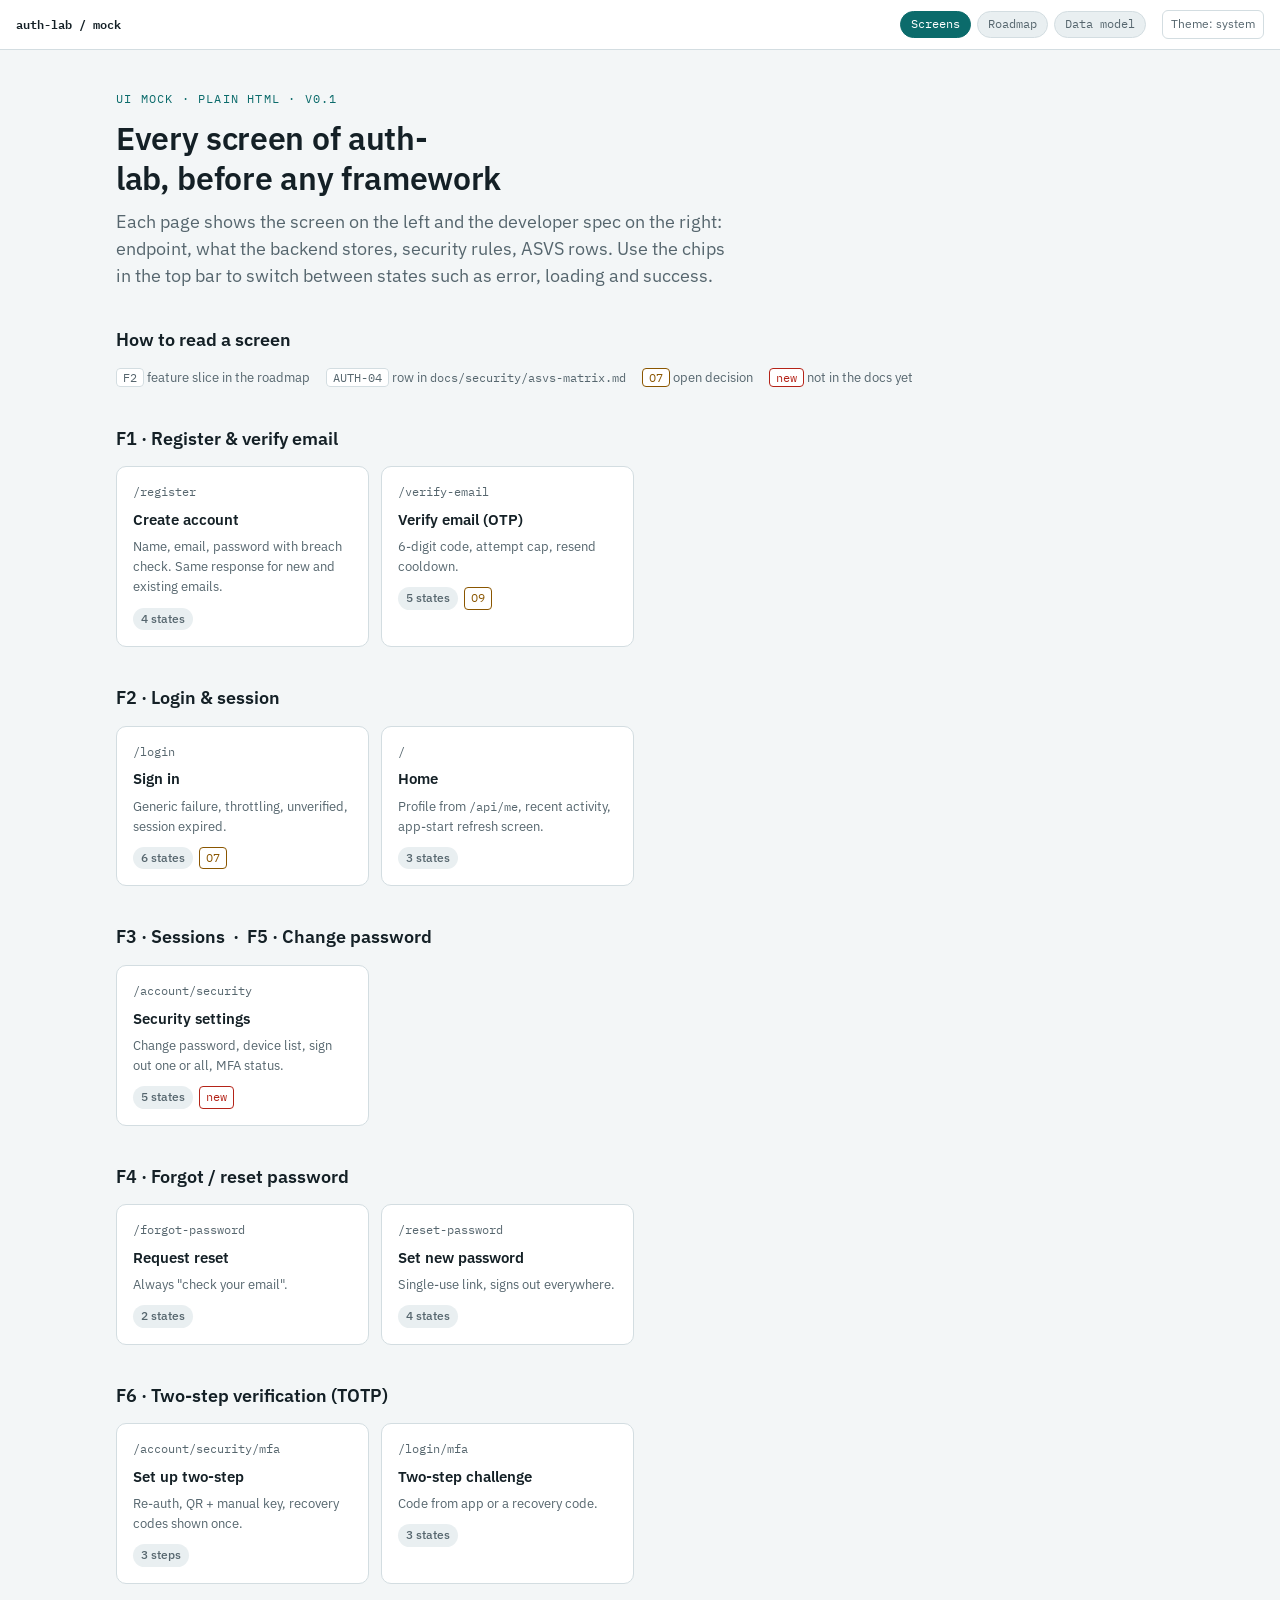
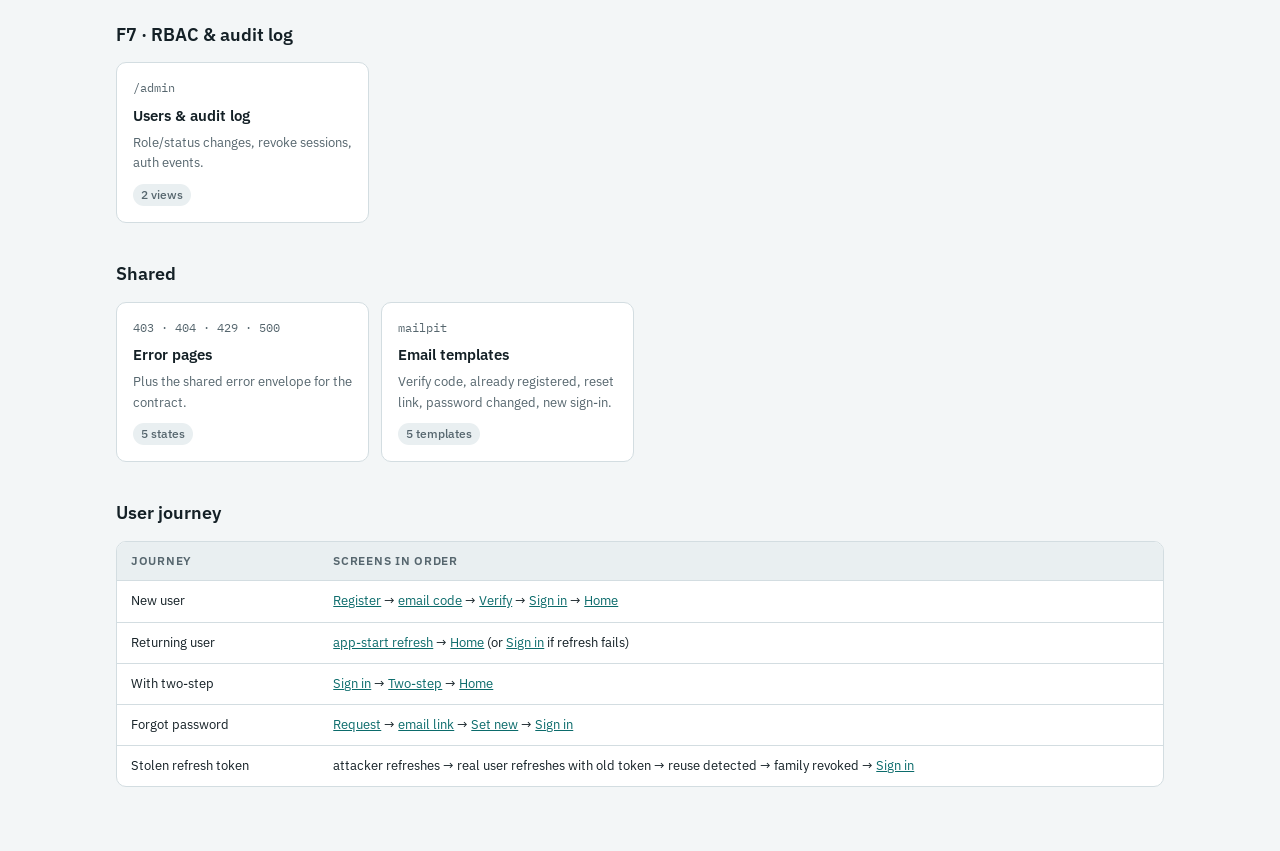
<file: docs/ui-mock/index.html>
<!doctype html>
<html lang="en">
<head>
<meta charset="utf-8">
<meta name="viewport" content="width=device-width, initial-scale=1, viewport-fit=cover">
<meta name="claude:viewport-fit-sides" content="cover">
<title>auth-lab UI Mock</title>
<link rel="stylesheet" href="https://fonts.googleapis.com/css2?family=IBM+Plex+Mono:wght@400;600&family=IBM+Plex+Sans:wght@400;500;600&display=swap">
<link rel="stylesheet" href="assets/mock.css">
</head>
<body>
<header class="mockbar">
  <div class="mockbar__crumb"><strong class="mono">auth-lab / mock</strong></div>
  <nav class="mockbar__states" aria-label="Docs">
    <a class="chip" href="index.html" aria-pressed="true" style="text-decoration:none">Screens</a>
    <a class="chip" href="roadmap.html" style="text-decoration:none">Roadmap</a>
    <a class="chip" href="data-model.html" style="text-decoration:none">Data model</a>
  </nav>
  <button class="theme-toggle" type="button">Theme</button>
</header>

<main class="doc">
  <div class="doc__hero">
    <span class="eyebrow">UI mock · plain HTML · v0.1</span>
    <h1>Every screen of auth-lab, before any framework</h1>
    <p>Each page shows the screen on the left and the developer spec on the right: endpoint, what the backend stores, security rules, ASVS rows. Use the chips in the top bar to switch between states such as error, loading and success.</p>
  </div>

  <section>
    <h2>How to read a screen</h2>
    <div class="legend">
      <span><span class="tag">F2</span> feature slice in the roadmap</span>
      <span><span class="tag">AUTH-04</span> row in <code>docs/security/asvs-matrix.md</code></span>
      <span><span class="tag tag--open">O7</span> open decision</span>
      <span><span class="tag tag--gap">new</span> not in the docs yet</span>
    </div>
  </section>

  <section>
    <h2>F1 · Register &amp; verify email</h2>
    <div class="screens">
      <a class="screen-link" href="register.html"><span class="screen-link__route">/register</span><span class="screen-link__title">Create account</span><span class="screen-link__desc">Name, email, password with breach check. Same response for new and existing emails.</span><span class="screen-link__foot"><span class="badge">4 states</span></span></a>
      <a class="screen-link" href="verify-email.html"><span class="screen-link__route">/verify-email</span><span class="screen-link__title">Verify email (OTP)</span><span class="screen-link__desc">6-digit code, attempt cap, resend cooldown.</span><span class="screen-link__foot"><span class="badge">5 states</span><span class="tag tag--open">O9</span></span></a>
    </div>
  </section>

  <section>
    <h2>F2 · Login &amp; session</h2>
    <div class="screens">
      <a class="screen-link" href="login.html"><span class="screen-link__route">/login</span><span class="screen-link__title">Sign in</span><span class="screen-link__desc">Generic failure, throttling, unverified, session expired.</span><span class="screen-link__foot"><span class="badge">6 states</span><span class="tag tag--open">O7</span></span></a>
      <a class="screen-link" href="dashboard.html"><span class="screen-link__route">/</span><span class="screen-link__title">Home</span><span class="screen-link__desc">Profile from <code>/api/me</code>, recent activity, app-start refresh screen.</span><span class="screen-link__foot"><span class="badge">3 states</span></span></a>
    </div>
  </section>

  <section>
    <h2>F3 · Sessions &nbsp;·&nbsp; F5 · Change password</h2>
    <div class="screens">
      <a class="screen-link" href="account-security.html"><span class="screen-link__route">/account/security</span><span class="screen-link__title">Security settings</span><span class="screen-link__desc">Change password, device list, sign out one or all, MFA status.</span><span class="screen-link__foot"><span class="badge">5 states</span><span class="tag tag--gap">new</span></span></a>
    </div>
  </section>

  <section>
    <h2>F4 · Forgot / reset password</h2>
    <div class="screens">
      <a class="screen-link" href="forgot-password.html"><span class="screen-link__route">/forgot-password</span><span class="screen-link__title">Request reset</span><span class="screen-link__desc">Always "check your email".</span><span class="screen-link__foot"><span class="badge">2 states</span></span></a>
      <a class="screen-link" href="reset-password.html"><span class="screen-link__route">/reset-password</span><span class="screen-link__title">Set new password</span><span class="screen-link__desc">Single-use link, signs out everywhere.</span><span class="screen-link__foot"><span class="badge">4 states</span></span></a>
    </div>
  </section>

  <section>
    <h2>F6 · Two-step verification (TOTP)</h2>
    <div class="screens">
      <a class="screen-link" href="mfa-setup.html"><span class="screen-link__route">/account/security/mfa</span><span class="screen-link__title">Set up two-step</span><span class="screen-link__desc">Re-auth, QR + manual key, recovery codes shown once.</span><span class="screen-link__foot"><span class="badge">3 steps</span></span></a>
      <a class="screen-link" href="mfa-challenge.html"><span class="screen-link__route">/login/mfa</span><span class="screen-link__title">Two-step challenge</span><span class="screen-link__desc">Code from app or a recovery code.</span><span class="screen-link__foot"><span class="badge">3 states</span></span></a>
    </div>
  </section>

  <section>
    <h2>F7 · RBAC &amp; audit log</h2>
    <div class="screens">
      <a class="screen-link" href="admin-users.html"><span class="screen-link__route">/admin</span><span class="screen-link__title">Users &amp; audit log</span><span class="screen-link__desc">Role/status changes, revoke sessions, auth events.</span><span class="screen-link__foot"><span class="badge">2 views</span></span></a>
    </div>
  </section>

  <section>
    <h2>Shared</h2>
    <div class="screens">
      <a class="screen-link" href="errors.html"><span class="screen-link__route">403 · 404 · 429 · 500</span><span class="screen-link__title">Error pages</span><span class="screen-link__desc">Plus the shared error envelope for the contract.</span><span class="screen-link__foot"><span class="badge">5 states</span></span></a>
      <a class="screen-link" href="emails.html"><span class="screen-link__route">mailpit</span><span class="screen-link__title">Email templates</span><span class="screen-link__desc">Verify code, already registered, reset link, password changed, new sign-in.</span><span class="screen-link__foot"><span class="badge">5 templates</span></span></a>
    </div>
  </section>

  <section>
    <h2>User journey</h2>
    <div class="table-wrap panel">
      <table>
        <thead><tr><th>Journey</th><th>Screens in order</th></tr></thead>
        <tbody>
          <tr><td>New user</td><td><a href="register.html">Register</a> → <a href="emails.html#verify">email code</a> → <a href="verify-email.html">Verify</a> → <a href="login.html">Sign in</a> → <a href="dashboard.html">Home</a></td></tr>
          <tr><td>Returning user</td><td><a href="dashboard.html#booting">app-start refresh</a> → <a href="dashboard.html">Home</a> (or <a href="login.html#expired">Sign in</a> if refresh fails)</td></tr>
          <tr><td>With two-step</td><td><a href="login.html">Sign in</a> → <a href="mfa-challenge.html">Two-step</a> → <a href="dashboard.html">Home</a></td></tr>
          <tr><td>Forgot password</td><td><a href="forgot-password.html">Request</a> → <a href="emails.html#reset">email link</a> → <a href="reset-password.html">Set new</a> → <a href="login.html">Sign in</a></td></tr>
          <tr><td>Stolen refresh token</td><td>attacker refreshes → real user refreshes with old token → reuse detected → family revoked → <a href="login.html#expired">Sign in</a></td></tr>
        </tbody>
      </table>
    </div>
  </section>
</main>
<script src="assets/mock.js"></script>
</body>
</html>
</file>
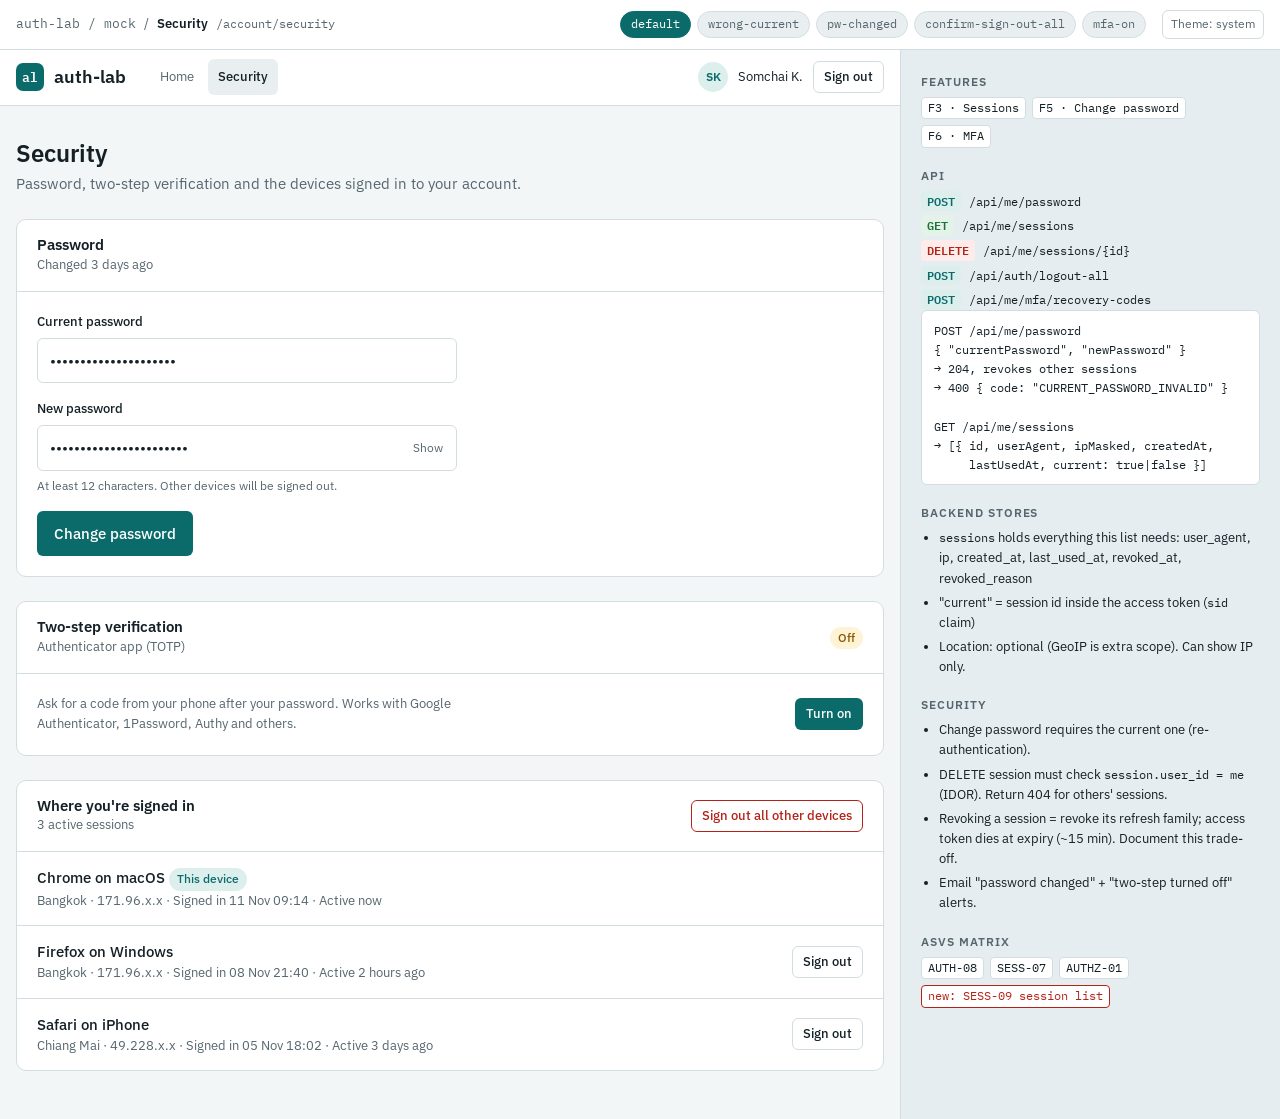
<file: docs/ui-mock/account-security.html>
<!doctype html>
<html lang="en">
<head>
<meta charset="utf-8">
<meta name="viewport" content="width=device-width, initial-scale=1, viewport-fit=cover">
<meta name="claude:viewport-fit-sides" content="cover">
<title>Account security · auth-lab mock</title>
<link rel="stylesheet" href="https://fonts.googleapis.com/css2?family=IBM+Plex+Mono:wght@400;600&family=IBM+Plex+Sans:wght@400;500;600&display=swap">
<link rel="stylesheet" href="assets/mock.css">
</head>
<body>
<header class="mockbar">
  <div class="mockbar__crumb"><a href="index.html">auth-lab / mock</a><span>/</span><strong>Security</strong><span class="mono">/account/security</span></div>
  <div class="mockbar__states" role="group" aria-label="Screen state">
    <button class="chip" type="button" data-set-state="default">default</button>
    <button class="chip" type="button" data-set-state="wrong-current">wrong-current</button>
    <button class="chip" type="button" data-set-state="changed">pw-changed</button>
    <button class="chip" type="button" data-set-state="confirm-all">confirm-sign-out-all</button>
    <button class="chip" type="button" data-set-state="mfa-on">mfa-on</button>
  </div>
  <button class="theme-toggle" type="button">Theme</button>
</header>

<main class="stage">
  <div class="canvas canvas--shell">
    <div class="shell">
      <div class="topnav">
        <a class="brand" href="dashboard.html"><span class="brand__mark">al</span>auth-lab</a>
        <nav aria-label="Main">
          <a href="dashboard.html">Home</a>
          <a href="account-security.html" aria-current="page">Security</a>
        </nav>
        <div class="usermenu">
          <span class="avatar" aria-hidden="true">SK</span>
          <span>Somchai K.</span>
          <button class="btn btn--secondary btn--sm" type="button">Sign out</button>
        </div>
      </div>

      <div class="page">
        <div class="page__head">
          <h1>Security</h1>
          <p>Password, two-step verification and the devices signed in to your account.</p>
        </div>

        <!-- Change password -->
        <section class="panel">
          <div class="panel__head">
            <div><h2>Password</h2><p>Changed 3 days ago</p></div>
          </div>
          <div class="panel__body">
            <div class="alert alert--ok" role="status" data-show="changed">
              <span class="alert__icon" aria-hidden="true">✓</span>
              <div><strong>Password changed.</strong>Your other 2 sessions were signed out. This device stays signed in.</div>
            </div>
            <form novalidate style="max-width:420px">
              <div class="field" data-show="default changed confirm-all mfa-on">
                <label for="cur">Current password</label>
                <input id="cur" type="password" autocomplete="current-password" value="correct horse battery">
              </div>
              <div class="field field--error" data-show="wrong-current">
                <label for="cur-bad">Current password</label>
                <input id="cur-bad" type="password" autocomplete="current-password" value="correct horse" aria-invalid="true" aria-describedby="cur-err">
                <span class="field__error" id="cur-err">Current password is incorrect.</span>
              </div>
              <div class="field">
                <label for="new">New password</label>
                <div class="input-wrap">
                  <input id="new" type="password" autocomplete="new-password" value="another long passphrase">
                  <button class="reveal" type="button" data-reveal="new" aria-pressed="false">Show</button>
                </div>
                <span class="field__hint">At least 12 characters. Other devices will be signed out.</span>
              </div>
              <div><button class="btn btn--primary" type="submit">Change password</button></div>
            </form>
          </div>
        </section>

        <!-- MFA -->
        <section class="panel">
          <div class="panel__head">
            <div><h2>Two-step verification</h2><p>Authenticator app (TOTP)</p></div>
            <span class="badge badge--warn" data-show="default wrong-current changed confirm-all">Off</span>
            <span class="badge badge--ok" data-show="mfa-on">On</span>
          </div>
          <div class="panel__body">
            <div class="row" data-show="default wrong-current changed confirm-all">
              <p class="small muted" style="max-width:52ch">Ask for a code from your phone after your password. Works with Google Authenticator, 1Password, Authy and others.</p>
              <a class="btn btn--primary btn--sm" href="mfa-setup.html">Turn on</a>
            </div>
            <div class="stack" data-show="mfa-on">
              <div class="row">
                <div><div class="row__title">Authenticator app</div><div class="row__meta">Added 11 Nov 2026</div></div>
                <button class="btn btn--danger btn--sm" type="button">Turn off</button>
              </div>
              <div class="row">
                <div><div class="row__title">Recovery codes</div><div class="row__meta">7 of 10 left</div></div>
                <button class="btn btn--secondary btn--sm" type="button">Generate new codes</button>
              </div>
              <p class="small muted">Turning off or regenerating codes asks for your password again.</p>
            </div>
          </div>
        </section>

        <!-- Sessions -->
        <section class="panel">
          <div class="panel__head">
            <div><h2>Where you're signed in</h2><p>3 active sessions</p></div>
            <button class="btn btn--danger btn--sm" type="button" data-show="default wrong-current changed mfa-on">Sign out all other devices</button>
          </div>
          <div class="alert alert--warn" role="alertdialog" aria-labelledby="confirm-title" data-show="confirm-all" style="margin:16px 20px 0">
            <span class="alert__icon" aria-hidden="true">!</span>
            <div class="stack" style="gap:10px">
              <div><strong id="confirm-title">Sign out 2 other devices?</strong>They'll need your password (and code) to sign in again. This device stays signed in.</div>
              <div class="row" style="justify-content:flex-start;gap:8px">
                <button class="btn btn--danger btn--sm" type="button">Sign out others</button>
                <button class="btn btn--secondary btn--sm" type="button">Cancel</button>
              </div>
            </div>
          </div>
          <div class="list">
            <div class="row">
              <div>
                <div class="row__title">Chrome on macOS <span class="badge badge--accent">This device</span></div>
                <div class="row__meta">Bangkok · 171.96.x.x · Signed in 11 Nov 09:14 · Active now</div>
              </div>
            </div>
            <div class="row" data-show="default wrong-current confirm-all mfa-on">
              <div>
                <div class="row__title">Firefox on Windows</div>
                <div class="row__meta">Bangkok · 171.96.x.x · Signed in 08 Nov 21:40 · Active 2 hours ago</div>
              </div>
              <button class="btn btn--secondary btn--sm" type="button">Sign out</button>
            </div>
            <div class="row" data-show="default wrong-current confirm-all mfa-on">
              <div>
                <div class="row__title">Safari on iPhone</div>
                <div class="row__meta">Chiang Mai · 49.228.x.x · Signed in 05 Nov 18:02 · Active 3 days ago</div>
              </div>
              <button class="btn btn--secondary btn--sm" type="button">Sign out</button>
            </div>
          </div>
        </section>
      </div>
    </div>
  </div>

  <aside class="spec" aria-label="Developer notes">
    <section>
      <h2>Features</h2>
      <div class="tags"><span class="tag">F3 · Sessions</span><span class="tag">F5 · Change password</span><span class="tag">F6 · MFA</span></div>
    </section>
    <section>
      <h2>API</h2>
      <div class="endpoint"><span class="method">POST</span><span>/api/me/password</span></div>
      <div class="endpoint"><span class="method method--get">GET</span><span>/api/me/sessions</span></div>
      <div class="endpoint"><span class="method method--delete">DELETE</span><span>/api/me/sessions/{id}</span></div>
      <div class="endpoint"><span class="method">POST</span><span>/api/auth/logout-all</span></div>
      <div class="endpoint"><span class="method">POST</span><span>/api/me/mfa/recovery-codes</span></div>
      <pre>POST /api/me/password
{ "currentPassword", "newPassword" }
→ 204, revokes other sessions
→ 400 { code: "CURRENT_PASSWORD_INVALID" }

GET /api/me/sessions
→ [{ id, userAgent, ipMasked, createdAt,
     lastUsedAt, current: true|false }]</pre>
    </section>
    <section>
      <h2>Backend stores</h2>
      <ul>
        <li><code>sessions</code> holds everything this list needs: user_agent, ip, created_at, last_used_at, revoked_at, revoked_reason</li>
        <li>"current" = session id inside the access token (<code>sid</code> claim)</li>
        <li>Location: optional (GeoIP is extra scope). Can show IP only.</li>
      </ul>
    </section>
    <section>
      <h2>Security</h2>
      <ul>
        <li>Change password requires the current one (re-authentication).</li>
        <li>DELETE session must check <code>session.user_id = me</code> (IDOR). Return 404 for others' sessions.</li>
        <li>Revoking a session = revoke its refresh family; access token dies at expiry (~15 min). Document this trade-off.</li>
        <li>Email "password changed" + "two-step turned off" alerts.</li>
      </ul>
    </section>
    <section>
      <h2>ASVS matrix</h2>
      <div class="tags"><span class="tag">AUTH-08</span><span class="tag">SESS-07</span><span class="tag">AUTHZ-01</span><span class="tag tag--gap">new: SESS-09 session list</span></div>
    </section>
  </aside>
</main>
<script src="assets/mock.js"></script>
</body>
</html>
</file>
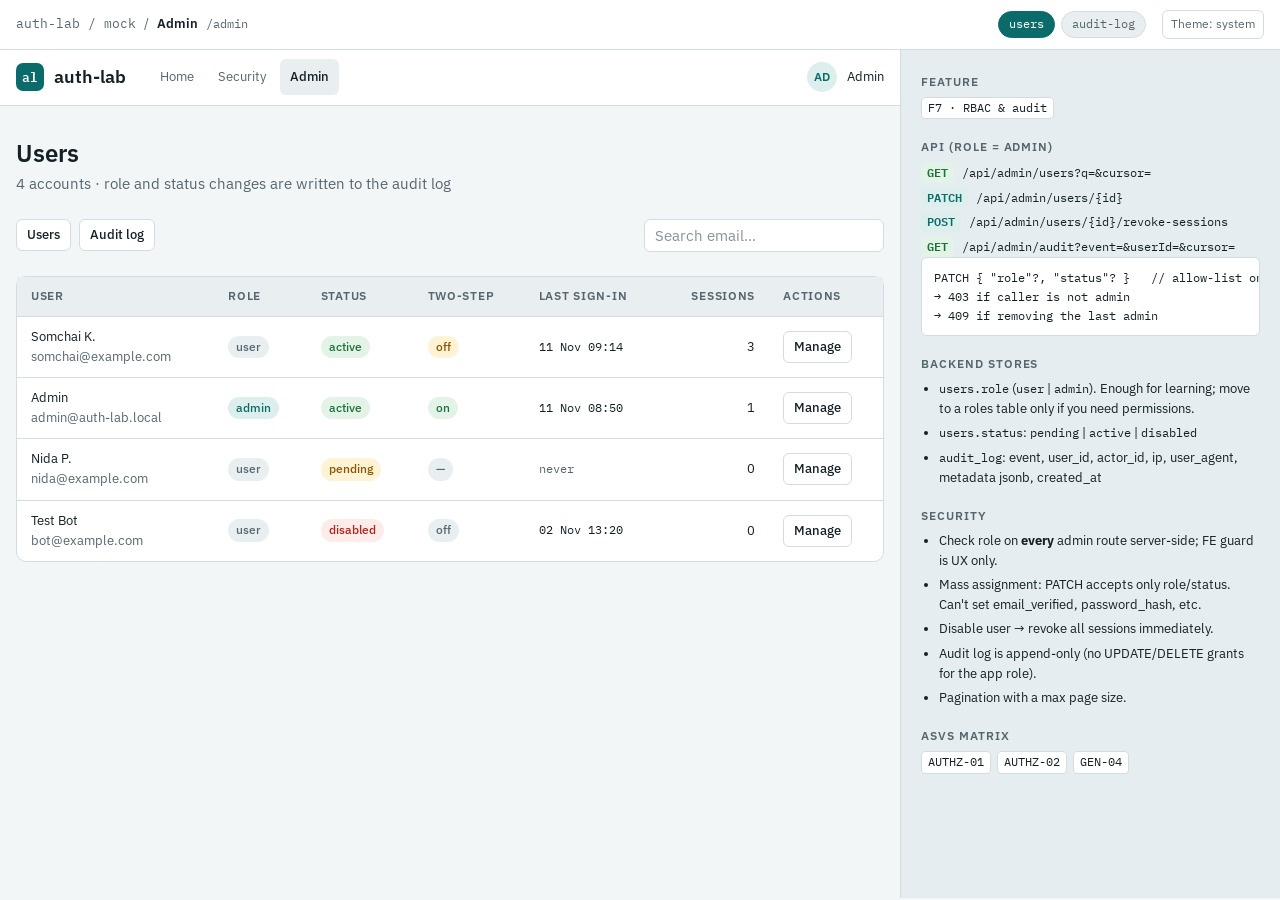
<file: docs/ui-mock/admin-users.html>
<!doctype html>
<html lang="en">
<head>
<meta charset="utf-8">
<meta name="viewport" content="width=device-width, initial-scale=1, viewport-fit=cover">
<meta name="claude:viewport-fit-sides" content="cover">
<title>Admin · auth-lab mock</title>
<link rel="stylesheet" href="https://fonts.googleapis.com/css2?family=IBM+Plex+Mono:wght@400;600&family=IBM+Plex+Sans:wght@400;500;600&display=swap">
<link rel="stylesheet" href="assets/mock.css">
</head>
<body>
<header class="mockbar">
  <div class="mockbar__crumb"><a href="index.html">auth-lab / mock</a><span>/</span><strong>Admin</strong><span class="mono">/admin</span></div>
  <div class="mockbar__states" role="group" aria-label="Screen state">
    <button class="chip" type="button" data-set-state="users">users</button>
    <button class="chip" type="button" data-set-state="audit">audit-log</button>
  </div>
  <button class="theme-toggle" type="button">Theme</button>
</header>

<main class="stage">
  <div class="canvas canvas--shell">
    <div class="shell">
      <div class="topnav">
        <a class="brand" href="dashboard.html"><span class="brand__mark">al</span>auth-lab</a>
        <nav aria-label="Main">
          <a href="dashboard.html">Home</a>
          <a href="account-security.html">Security</a>
          <a href="admin-users.html" aria-current="page">Admin</a>
        </nav>
        <div class="usermenu"><span class="avatar" aria-hidden="true">AD</span><span>Admin</span></div>
      </div>

      <div class="page" style="max-width:1040px">
        <div class="page__head">
          <h1 data-show="users">Users</h1>
          <h1 data-show="audit">Audit log</h1>
          <p data-show="users">4 accounts · role and status changes are written to the audit log</p>
          <p data-show="audit">Authentication events, newest first · kept 90 days</p>
        </div>

        <div class="row" style="justify-content:flex-start;gap:8px">
          <a class="btn btn--sm btn--secondary" href="#users" aria-current="page">Users</a>
          <a class="btn btn--sm btn--secondary" href="#audit">Audit log</a>
          <input id="q" type="search" placeholder="Search email…" style="max-width:240px;min-height:32px;padding:4px 10px;margin-left:auto">
        </div>

        <section class="panel" data-show="users">
          <div class="table-wrap">
            <table>
              <thead><tr><th>User</th><th>Role</th><th>Status</th><th>Two-step</th><th>Last sign-in</th><th class="num">Sessions</th><th><span class="muted">Actions</span></th></tr></thead>
              <tbody>
                <tr><td>Somchai K.<br><span class="muted">somchai@example.com</span></td><td><span class="badge">user</span></td><td><span class="badge badge--ok">active</span></td><td><span class="badge badge--warn">off</span></td><td class="mono">11 Nov 09:14</td><td class="num">3</td><td><button class="btn btn--secondary btn--sm" type="button">Manage</button></td></tr>
                <tr><td>Admin<br><span class="muted">admin@auth-lab.local</span></td><td><span class="badge badge--accent">admin</span></td><td><span class="badge badge--ok">active</span></td><td><span class="badge badge--ok">on</span></td><td class="mono">11 Nov 08:50</td><td class="num">1</td><td><button class="btn btn--secondary btn--sm" type="button">Manage</button></td></tr>
                <tr><td>Nida P.<br><span class="muted">nida@example.com</span></td><td><span class="badge">user</span></td><td><span class="badge badge--warn">pending</span></td><td><span class="badge">—</span></td><td class="mono muted">never</td><td class="num">0</td><td><button class="btn btn--secondary btn--sm" type="button">Manage</button></td></tr>
                <tr><td>Test Bot<br><span class="muted">bot@example.com</span></td><td><span class="badge">user</span></td><td><span class="badge badge--danger">disabled</span></td><td><span class="badge">off</span></td><td class="mono">02 Nov 13:20</td><td class="num">0</td><td><button class="btn btn--secondary btn--sm" type="button">Manage</button></td></tr>
              </tbody>
            </table>
          </div>
        </section>

        <section class="panel" data-show="audit">
          <div class="table-wrap">
            <table>
              <thead><tr><th>Time</th><th>Event</th><th>User</th><th>IP</th><th>Details</th></tr></thead>
              <tbody>
                <tr><td class="mono">11 Nov 09:14:02</td><td><span class="badge badge--ok">login.succeeded</span></td><td>somchai@example.com</td><td class="mono">171.96.12.40</td><td class="muted">session 7f3a…</td></tr>
                <tr><td class="mono">11 Nov 09:13:40</td><td><span class="badge badge--danger">login.failed</span></td><td>somchai@example.com</td><td class="mono">171.96.12.40</td><td class="muted">invalid_credentials</td></tr>
                <tr><td class="mono">10 Nov 22:05:11</td><td><span class="badge badge--danger">refresh.reuse_detected</span></td><td>somchai@example.com</td><td class="mono">45.12.88.7</td><td class="muted">family c21e… revoked</td></tr>
                <tr><td class="mono">08 Nov 21:40:55</td><td><span class="badge badge--accent">password.changed</span></td><td>somchai@example.com</td><td class="mono">171.96.12.40</td><td class="muted">2 sessions revoked</td></tr>
                <tr><td class="mono">08 Nov 10:02:13</td><td><span class="badge badge--accent">user.status_changed</span></td><td>bot@example.com</td><td class="mono">10.0.0.5</td><td class="muted">active → disabled · by admin</td></tr>
              </tbody>
            </table>
          </div>
        </section>
      </div>
    </div>
  </div>

  <aside class="spec" aria-label="Developer notes">
    <section>
      <h2>Feature</h2>
      <div class="tags"><span class="tag">F7 · RBAC &amp; audit</span></div>
    </section>
    <section>
      <h2>API (role = admin)</h2>
      <div class="endpoint"><span class="method method--get">GET</span><span>/api/admin/users?q=&amp;cursor=</span></div>
      <div class="endpoint"><span class="method">PATCH</span><span>/api/admin/users/{id}</span></div>
      <div class="endpoint"><span class="method">POST</span><span>/api/admin/users/{id}/revoke-sessions</span></div>
      <div class="endpoint"><span class="method method--get">GET</span><span>/api/admin/audit?event=&amp;userId=&amp;cursor=</span></div>
      <pre>PATCH { "role"?, "status"? }   // allow-list only
→ 403 if caller is not admin
→ 409 if removing the last admin</pre>
    </section>
    <section>
      <h2>Backend stores</h2>
      <ul>
        <li><code>users.role</code> (<code>user</code> | <code>admin</code>). Enough for learning; move to a roles table only if you need permissions.</li>
        <li><code>users.status</code>: <code>pending</code> | <code>active</code> | <code>disabled</code></li>
        <li><code>audit_log</code>: event, user_id, actor_id, ip, user_agent, metadata jsonb, created_at</li>
      </ul>
    </section>
    <section>
      <h2>Security</h2>
      <ul>
        <li>Check role on <strong>every</strong> admin route server-side; FE guard is UX only.</li>
        <li>Mass assignment: PATCH accepts only role/status. Can't set email_verified, password_hash, etc.</li>
        <li>Disable user → revoke all sessions immediately.</li>
        <li>Audit log is append-only (no UPDATE/DELETE grants for the app role).</li>
        <li>Pagination with a max page size.</li>
      </ul>
    </section>
    <section>
      <h2>ASVS matrix</h2>
      <div class="tags"><span class="tag">AUTHZ-01</span><span class="tag">AUTHZ-02</span><span class="tag">GEN-04</span></div>
    </section>
  </aside>
</main>
<script src="assets/mock.js"></script>
</body>
</html>
</file>
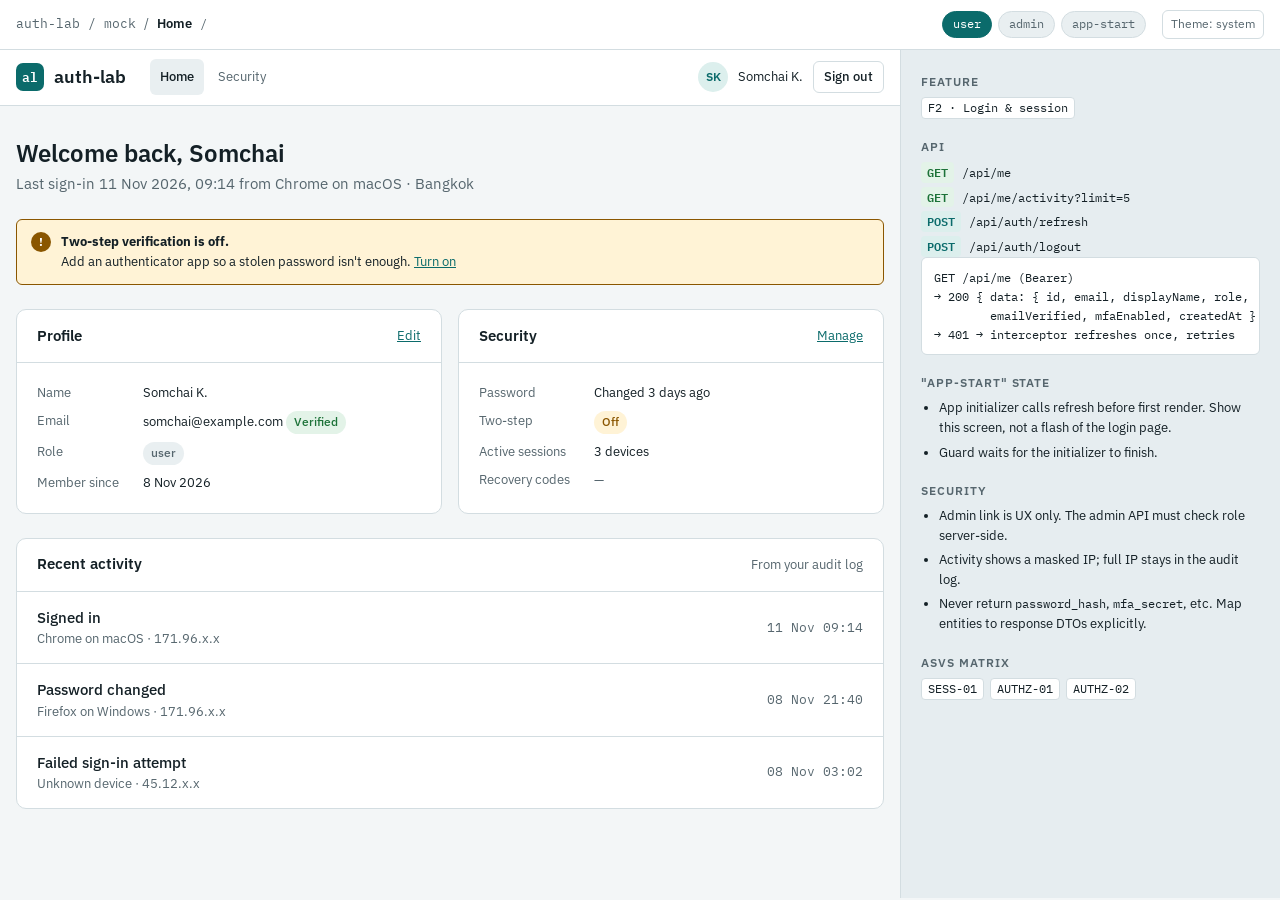
<file: docs/ui-mock/dashboard.html>
<!doctype html>
<html lang="en">
<head>
<meta charset="utf-8">
<meta name="viewport" content="width=device-width, initial-scale=1, viewport-fit=cover">
<meta name="claude:viewport-fit-sides" content="cover">
<title>Home · auth-lab mock</title>
<link rel="stylesheet" href="https://fonts.googleapis.com/css2?family=IBM+Plex+Mono:wght@400;600&family=IBM+Plex+Sans:wght@400;500;600&display=swap">
<link rel="stylesheet" href="assets/mock.css">
</head>
<body>
<header class="mockbar">
  <div class="mockbar__crumb"><a href="index.html">auth-lab / mock</a><span>/</span><strong>Home</strong><span class="mono">/</span></div>
  <div class="mockbar__states" role="group" aria-label="Screen state">
    <button class="chip" type="button" data-set-state="user">user</button>
    <button class="chip" type="button" data-set-state="admin">admin</button>
    <button class="chip" type="button" data-set-state="booting">app-start</button>
  </div>
  <button class="theme-toggle" type="button">Theme</button>
</header>

<main class="stage">
  <div class="canvas canvas--shell">
    <div class="shell" data-show="user admin">
      <div class="topnav">
        <a class="brand" href="dashboard.html"><span class="brand__mark">al</span>auth-lab</a>
        <nav aria-label="Main">
          <a href="dashboard.html" aria-current="page">Home</a>
          <a href="account-security.html">Security</a>
          <a href="admin-users.html" data-show="admin">Admin</a>
        </nav>
        <div class="usermenu">
          <span class="avatar" aria-hidden="true">SK</span>
          <span>Somchai K.</span>
          <button class="btn btn--secondary btn--sm" type="button">Sign out</button>
        </div>
      </div>

      <div class="page">
        <div class="page__head">
          <h1>Welcome back, Somchai</h1>
          <p>Last sign-in 11 Nov 2026, 09:14 from Chrome on macOS · Bangkok</p>
        </div>

        <div class="alert alert--warn" role="status">
          <span class="alert__icon" aria-hidden="true">!</span>
          <div><strong>Two-step verification is off.</strong>Add an authenticator app so a stolen password isn't enough. <a href="mfa-setup.html">Turn on</a></div>
        </div>

        <div class="grid-2">
          <section class="panel">
            <div class="panel__head"><h2>Profile</h2><a class="small" href="account-security.html">Edit</a></div>
            <div class="panel__body">
              <dl class="kv">
                <dt>Name</dt><dd>Somchai K.</dd>
                <dt>Email</dt><dd>somchai@example.com <span class="badge badge--ok">Verified</span></dd>
                <dt>Role</dt><dd><span class="badge" data-show="user">user</span><span class="badge badge--accent" data-show="admin">admin</span></dd>
                <dt>Member since</dt><dd>8 Nov 2026</dd>
              </dl>
            </div>
          </section>
          <section class="panel">
            <div class="panel__head"><h2>Security</h2><a class="small" href="account-security.html">Manage</a></div>
            <div class="panel__body">
              <dl class="kv">
                <dt>Password</dt><dd>Changed 3 days ago</dd>
                <dt>Two-step</dt><dd><span class="badge badge--warn">Off</span></dd>
                <dt>Active sessions</dt><dd>3 devices</dd>
                <dt>Recovery codes</dt><dd class="muted">—</dd>
              </dl>
            </div>
          </section>
        </div>

        <section class="panel">
          <div class="panel__head"><h2>Recent activity</h2><p>From your audit log</p></div>
          <div class="list">
            <div class="row"><div><div class="row__title">Signed in</div><div class="row__meta">Chrome on macOS · 171.96.x.x</div></div><span class="row__meta mono">11 Nov 09:14</span></div>
            <div class="row"><div><div class="row__title">Password changed</div><div class="row__meta">Firefox on Windows · 171.96.x.x</div></div><span class="row__meta mono">08 Nov 21:40</span></div>
            <div class="row"><div><div class="row__title">Failed sign-in attempt</div><div class="row__meta">Unknown device · 45.12.x.x</div></div><span class="row__meta mono">08 Nov 03:02</span></div>
          </div>
        </section>
      </div>
    </div>

    <div class="canvas" data-show="booting">
      <div class="auth-wrap center" style="padding-top:12vh">
        <span class="brand" style="justify-content:center"><span class="brand__mark">al</span>auth-lab</span>
        <div style="display:flex;justify-content:center;gap:10px;color:var(--muted)"><span class="spinner" aria-hidden="true"></span>Restoring your session…</div>
      </div>
    </div>
  </div>

  <aside class="spec" aria-label="Developer notes">
    <section>
      <h2>Feature</h2>
      <div class="tags"><span class="tag">F2 · Login &amp; session</span></div>
    </section>
    <section>
      <h2>API</h2>
      <div class="endpoint"><span class="method method--get">GET</span><span>/api/me</span></div>
      <div class="endpoint"><span class="method method--get">GET</span><span>/api/me/activity?limit=5</span></div>
      <div class="endpoint"><span class="method">POST</span><span>/api/auth/refresh</span></div>
      <div class="endpoint"><span class="method">POST</span><span>/api/auth/logout</span></div>
      <pre>GET /api/me (Bearer)
→ 200 { data: { id, email, displayName, role,
        emailVerified, mfaEnabled, createdAt } }
→ 401 → interceptor refreshes once, retries</pre>
    </section>
    <section>
      <h2>"app-start" state</h2>
      <ul>
        <li>App initializer calls refresh before first render. Show this screen, not a flash of the login page.</li>
        <li>Guard waits for the initializer to finish.</li>
      </ul>
    </section>
    <section>
      <h2>Security</h2>
      <ul>
        <li>Admin link is UX only. The admin API must check role server-side.</li>
        <li>Activity shows a masked IP; full IP stays in the audit log.</li>
        <li>Never return <code>password_hash</code>, <code>mfa_secret</code>, etc. Map entities to response DTOs explicitly.</li>
      </ul>
    </section>
    <section>
      <h2>ASVS matrix</h2>
      <div class="tags"><span class="tag">SESS-01</span><span class="tag">AUTHZ-01</span><span class="tag">AUTHZ-02</span></div>
    </section>
  </aside>
</main>
<script src="assets/mock.js"></script>
</body>
</html>
</file>
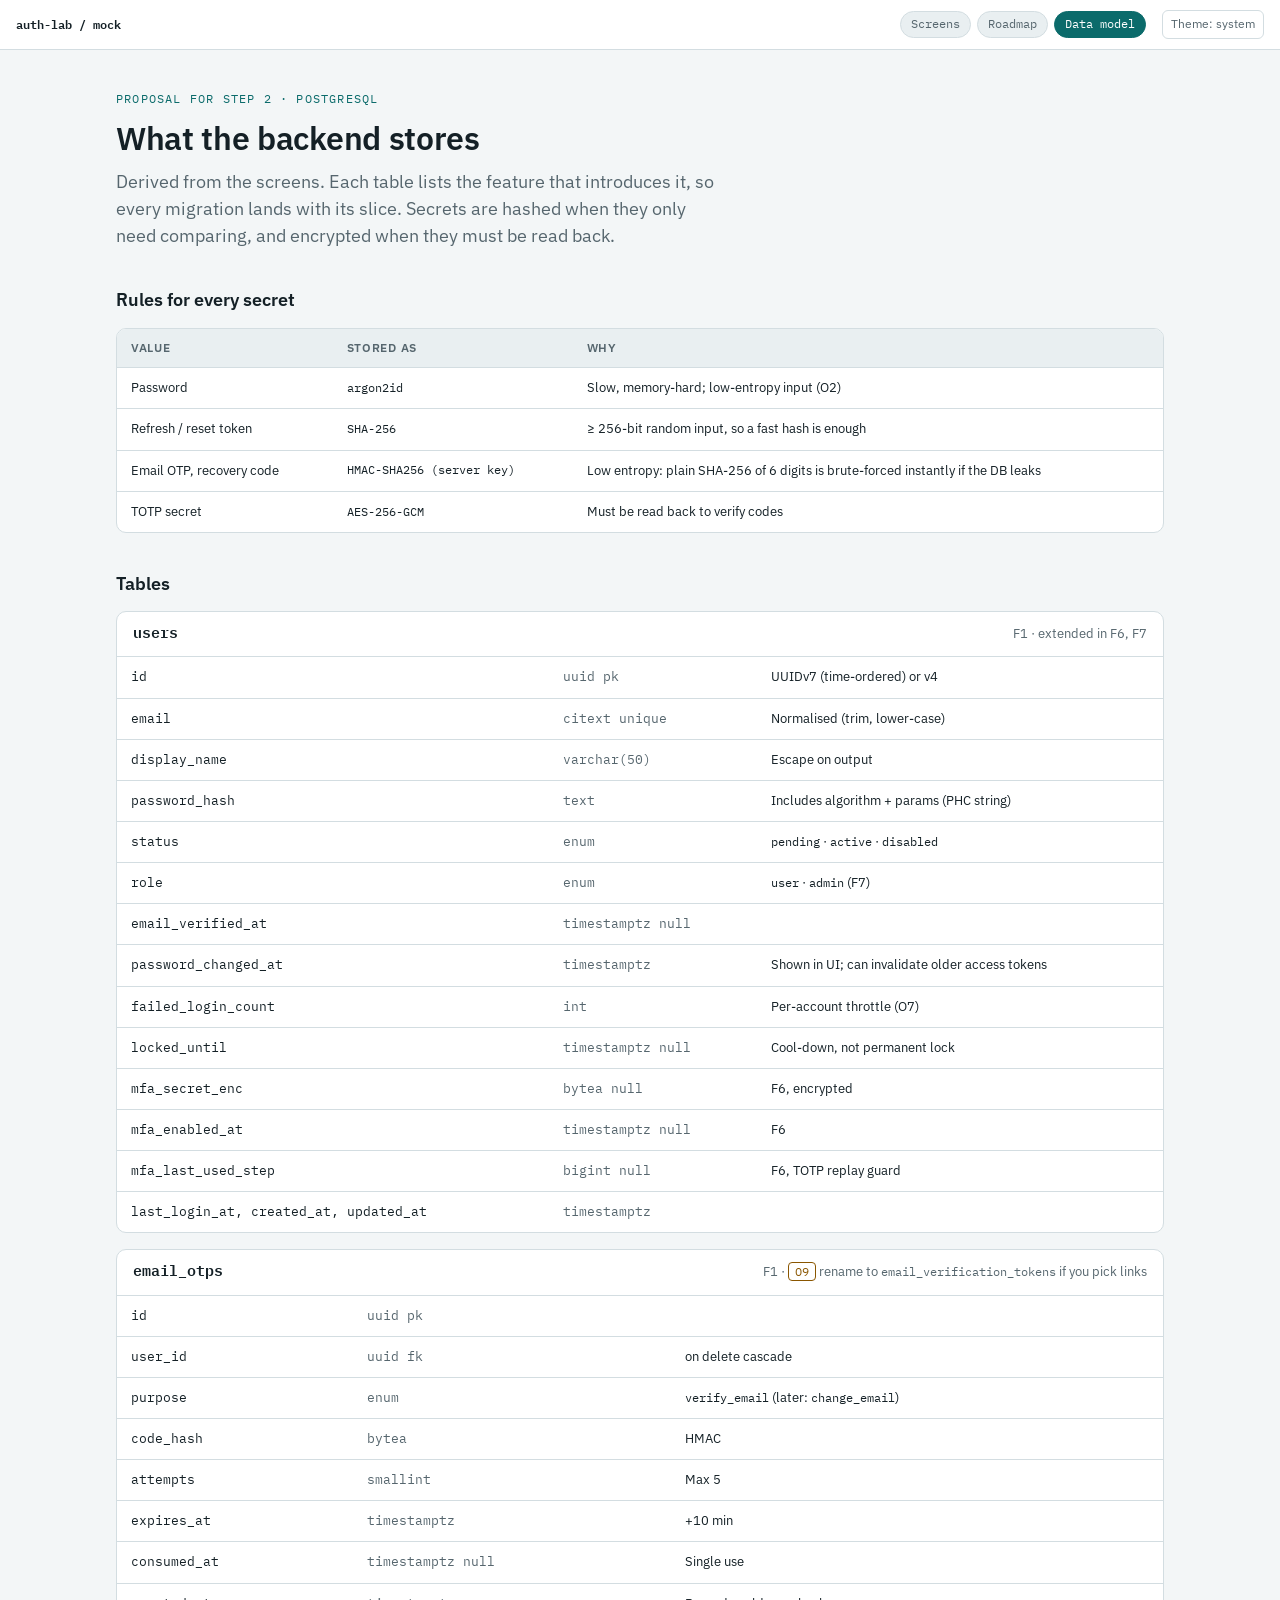
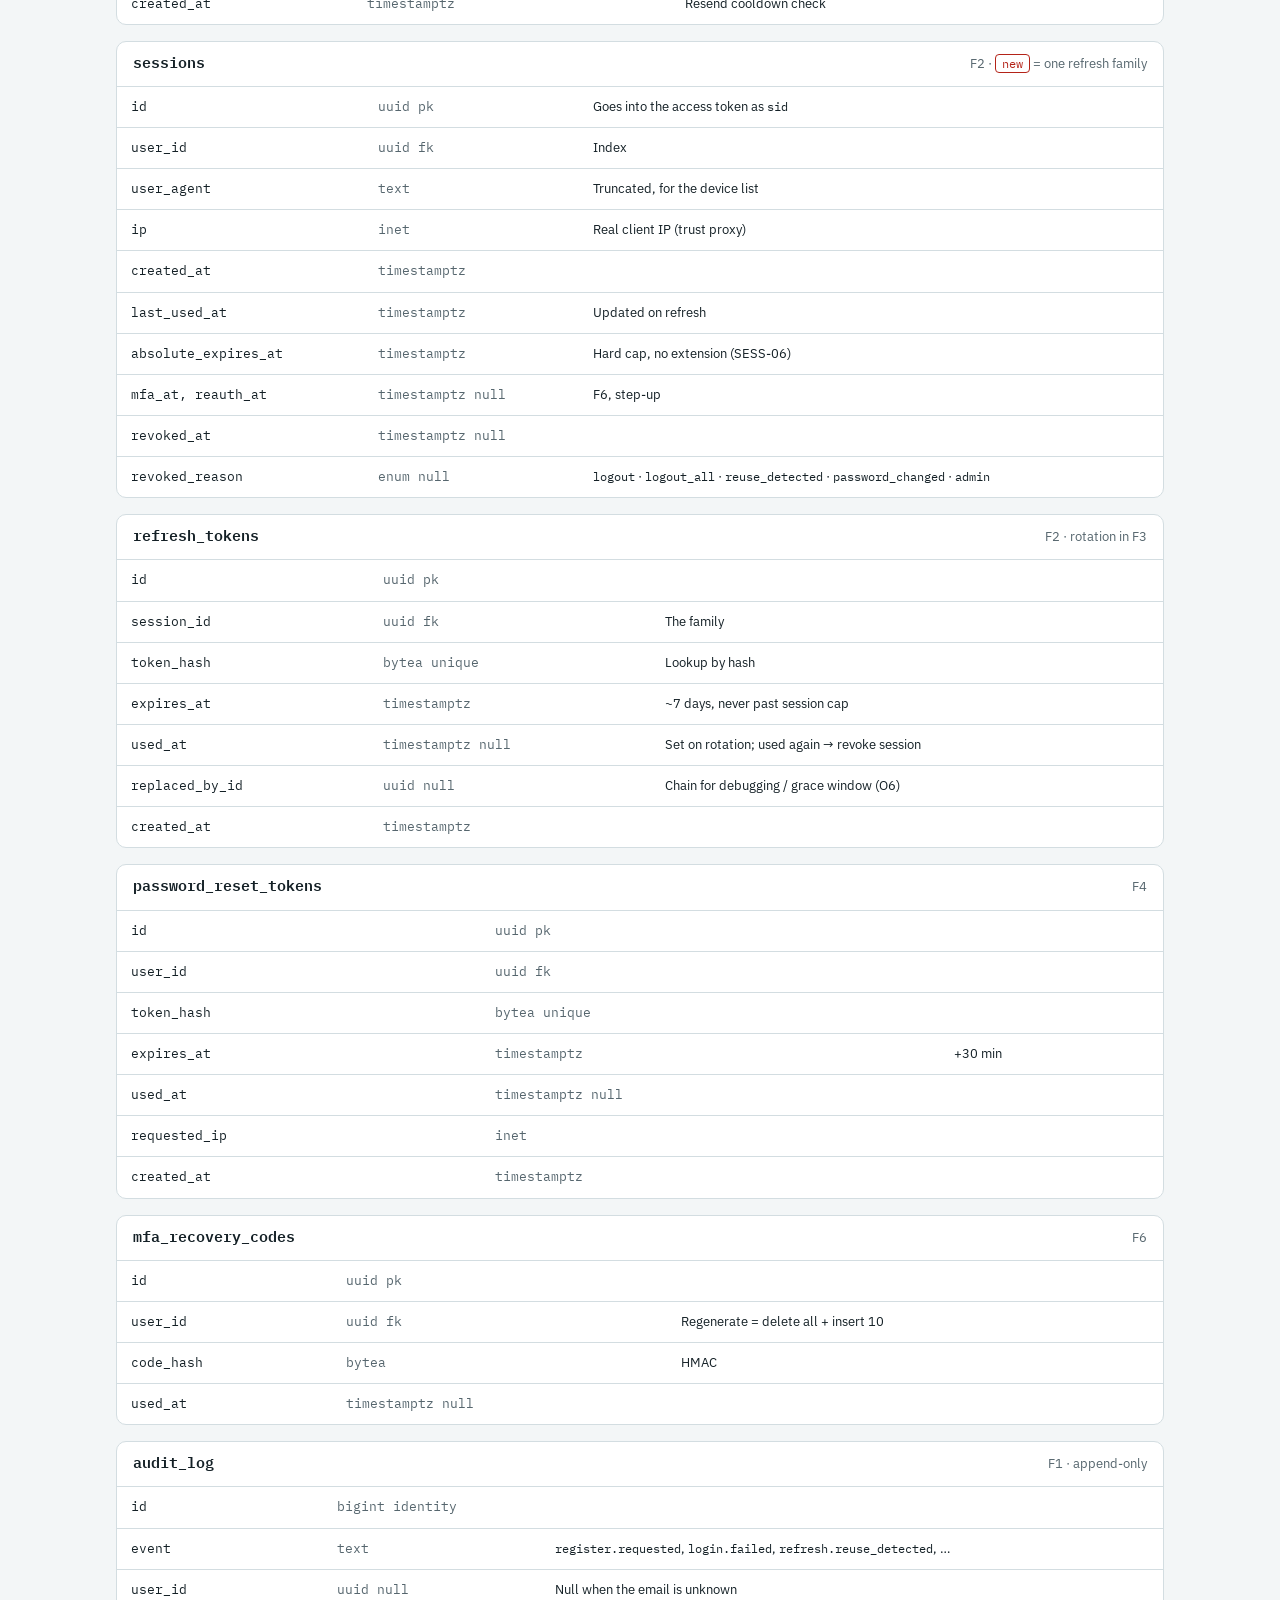
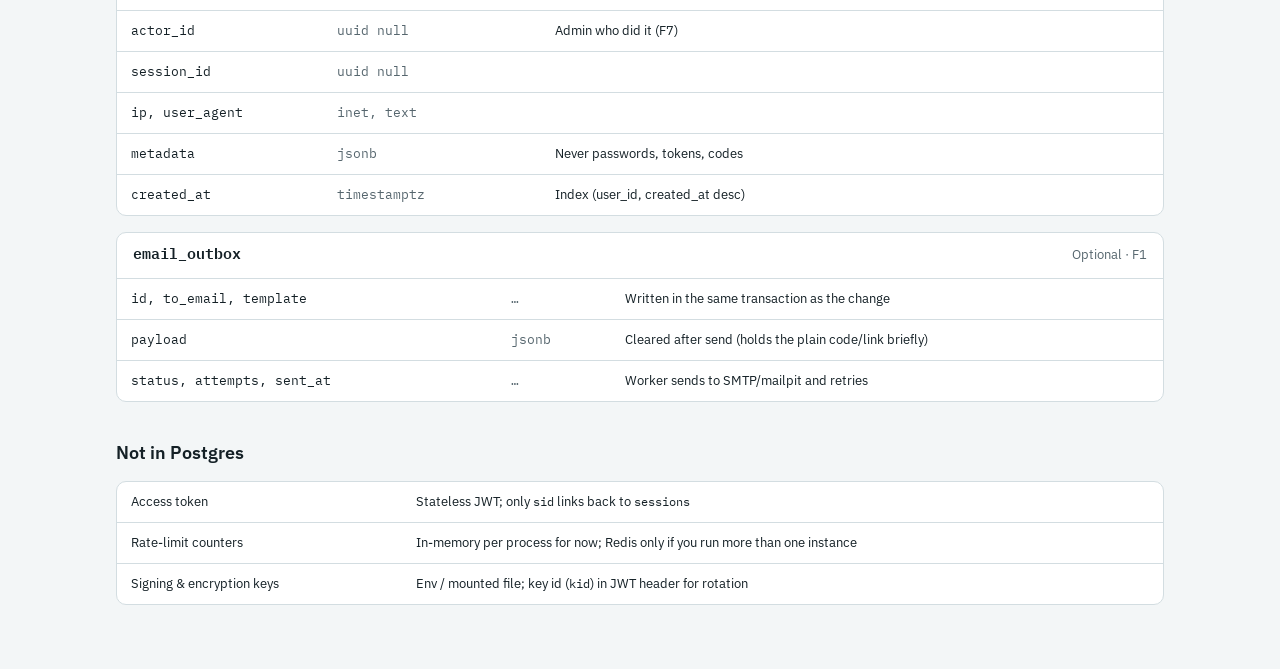
<file: docs/ui-mock/data-model.html>
<!doctype html>
<html lang="en">
<head>
<meta charset="utf-8">
<meta name="viewport" content="width=device-width, initial-scale=1, viewport-fit=cover">
<meta name="claude:viewport-fit-sides" content="cover">
<title>Data model · auth-lab mock</title>
<link rel="stylesheet" href="https://fonts.googleapis.com/css2?family=IBM+Plex+Mono:wght@400;600&family=IBM+Plex+Sans:wght@400;500;600&display=swap">
<link rel="stylesheet" href="assets/mock.css">
</head>
<body>
<header class="mockbar">
  <div class="mockbar__crumb"><strong class="mono">auth-lab / mock</strong></div>
  <nav class="mockbar__states" aria-label="Docs">
    <a class="chip" href="index.html" style="text-decoration:none">Screens</a>
    <a class="chip" href="roadmap.html" style="text-decoration:none">Roadmap</a>
    <a class="chip" href="data-model.html" aria-pressed="true" style="text-decoration:none">Data model</a>
  </nav>
  <button class="theme-toggle" type="button">Theme</button>
</header>

<main class="doc">
  <div class="doc__hero">
    <span class="eyebrow">Proposal for Step 2 · PostgreSQL</span>
    <h1>What the backend stores</h1>
    <p>Derived from the screens. Each table lists the feature that introduces it, so every migration lands with its slice. Secrets are hashed when they only need comparing, and encrypted when they must be read back.</p>
  </div>

  <section>
    <h2>Rules for every secret</h2>
    <div class="table-wrap panel">
      <table>
        <thead><tr><th>Value</th><th>Stored as</th><th>Why</th></tr></thead>
        <tbody>
          <tr><td>Password</td><td class="mono">argon2id</td><td>Slow, memory-hard; low-entropy input (O2)</td></tr>
          <tr><td>Refresh / reset token</td><td class="mono">SHA-256</td><td>≥ 256-bit random input, so a fast hash is enough</td></tr>
          <tr><td>Email OTP, recovery code</td><td class="mono">HMAC-SHA256 (server key)</td><td>Low entropy: plain SHA-256 of 6 digits is brute-forced instantly if the DB leaks</td></tr>
          <tr><td>TOTP secret</td><td class="mono">AES-256-GCM</td><td>Must be read back to verify codes</td></tr>
        </tbody>
      </table>
    </div>
  </section>

  <section>
    <h2>Tables</h2>

    <div class="entity">
      <div class="entity__head"><h3>users</h3><p>F1 · extended in F6, F7</p></div>
      <div class="table-wrap"><table>
        <tbody>
          <tr><td>id</td><td>uuid pk</td><td>UUIDv7 (time-ordered) or v4</td></tr>
          <tr><td>email</td><td>citext unique</td><td>Normalised (trim, lower-case)</td></tr>
          <tr><td>display_name</td><td>varchar(50)</td><td>Escape on output</td></tr>
          <tr><td>password_hash</td><td>text</td><td>Includes algorithm + params (PHC string)</td></tr>
          <tr><td>status</td><td>enum</td><td><code>pending</code> · <code>active</code> · <code>disabled</code></td></tr>
          <tr><td>role</td><td>enum</td><td><code>user</code> · <code>admin</code> (F7)</td></tr>
          <tr><td>email_verified_at</td><td>timestamptz null</td><td></td></tr>
          <tr><td>password_changed_at</td><td>timestamptz</td><td>Shown in UI; can invalidate older access tokens</td></tr>
          <tr><td>failed_login_count</td><td>int</td><td>Per-account throttle (O7)</td></tr>
          <tr><td>locked_until</td><td>timestamptz null</td><td>Cool-down, not permanent lock</td></tr>
          <tr><td>mfa_secret_enc</td><td>bytea null</td><td>F6, encrypted</td></tr>
          <tr><td>mfa_enabled_at</td><td>timestamptz null</td><td>F6</td></tr>
          <tr><td>mfa_last_used_step</td><td>bigint null</td><td>F6, TOTP replay guard</td></tr>
          <tr><td>last_login_at, created_at, updated_at</td><td>timestamptz</td><td></td></tr>
        </tbody>
      </table></div>
    </div>

    <div class="entity">
      <div class="entity__head"><h3>email_otps</h3><p>F1 · <span class="tag tag--open">O9</span> rename to <code>email_verification_tokens</code> if you pick links</p></div>
      <div class="table-wrap"><table>
        <tbody>
          <tr><td>id</td><td>uuid pk</td><td></td></tr>
          <tr><td>user_id</td><td>uuid fk</td><td>on delete cascade</td></tr>
          <tr><td>purpose</td><td>enum</td><td><code>verify_email</code> (later: <code>change_email</code>)</td></tr>
          <tr><td>code_hash</td><td>bytea</td><td>HMAC</td></tr>
          <tr><td>attempts</td><td>smallint</td><td>Max 5</td></tr>
          <tr><td>expires_at</td><td>timestamptz</td><td>+10 min</td></tr>
          <tr><td>consumed_at</td><td>timestamptz null</td><td>Single use</td></tr>
          <tr><td>created_at</td><td>timestamptz</td><td>Resend cooldown check</td></tr>
        </tbody>
      </table></div>
    </div>

    <div class="entity">
      <div class="entity__head"><h3>sessions</h3><p>F2 · <span class="tag tag--gap">new</span> = one refresh family</p></div>
      <div class="table-wrap"><table>
        <tbody>
          <tr><td>id</td><td>uuid pk</td><td>Goes into the access token as <code>sid</code></td></tr>
          <tr><td>user_id</td><td>uuid fk</td><td>Index</td></tr>
          <tr><td>user_agent</td><td>text</td><td>Truncated, for the device list</td></tr>
          <tr><td>ip</td><td>inet</td><td>Real client IP (trust proxy)</td></tr>
          <tr><td>created_at</td><td>timestamptz</td><td></td></tr>
          <tr><td>last_used_at</td><td>timestamptz</td><td>Updated on refresh</td></tr>
          <tr><td>absolute_expires_at</td><td>timestamptz</td><td>Hard cap, no extension (SESS-06)</td></tr>
          <tr><td>mfa_at, reauth_at</td><td>timestamptz null</td><td>F6, step-up</td></tr>
          <tr><td>revoked_at</td><td>timestamptz null</td><td></td></tr>
          <tr><td>revoked_reason</td><td>enum null</td><td><code>logout</code> · <code>logout_all</code> · <code>reuse_detected</code> · <code>password_changed</code> · <code>admin</code></td></tr>
        </tbody>
      </table></div>
    </div>

    <div class="entity">
      <div class="entity__head"><h3>refresh_tokens</h3><p>F2 · rotation in F3</p></div>
      <div class="table-wrap"><table>
        <tbody>
          <tr><td>id</td><td>uuid pk</td><td></td></tr>
          <tr><td>session_id</td><td>uuid fk</td><td>The family</td></tr>
          <tr><td>token_hash</td><td>bytea unique</td><td>Lookup by hash</td></tr>
          <tr><td>expires_at</td><td>timestamptz</td><td>~7 days, never past session cap</td></tr>
          <tr><td>used_at</td><td>timestamptz null</td><td>Set on rotation; used again → revoke session</td></tr>
          <tr><td>replaced_by_id</td><td>uuid null</td><td>Chain for debugging / grace window (O6)</td></tr>
          <tr><td>created_at</td><td>timestamptz</td><td></td></tr>
        </tbody>
      </table></div>
    </div>

    <div class="entity">
      <div class="entity__head"><h3>password_reset_tokens</h3><p>F4</p></div>
      <div class="table-wrap"><table>
        <tbody>
          <tr><td>id</td><td>uuid pk</td><td></td></tr>
          <tr><td>user_id</td><td>uuid fk</td><td></td></tr>
          <tr><td>token_hash</td><td>bytea unique</td><td></td></tr>
          <tr><td>expires_at</td><td>timestamptz</td><td>+30 min</td></tr>
          <tr><td>used_at</td><td>timestamptz null</td><td></td></tr>
          <tr><td>requested_ip</td><td>inet</td><td></td></tr>
          <tr><td>created_at</td><td>timestamptz</td><td></td></tr>
        </tbody>
      </table></div>
    </div>

    <div class="entity">
      <div class="entity__head"><h3>mfa_recovery_codes</h3><p>F6</p></div>
      <div class="table-wrap"><table>
        <tbody>
          <tr><td>id</td><td>uuid pk</td><td></td></tr>
          <tr><td>user_id</td><td>uuid fk</td><td>Regenerate = delete all + insert 10</td></tr>
          <tr><td>code_hash</td><td>bytea</td><td>HMAC</td></tr>
          <tr><td>used_at</td><td>timestamptz null</td><td></td></tr>
        </tbody>
      </table></div>
    </div>

    <div class="entity">
      <div class="entity__head"><h3>audit_log</h3><p>F1 · append-only</p></div>
      <div class="table-wrap"><table>
        <tbody>
          <tr><td>id</td><td>bigint identity</td><td></td></tr>
          <tr><td>event</td><td>text</td><td><code>register.requested</code>, <code>login.failed</code>, <code>refresh.reuse_detected</code>, …</td></tr>
          <tr><td>user_id</td><td>uuid null</td><td>Null when the email is unknown</td></tr>
          <tr><td>actor_id</td><td>uuid null</td><td>Admin who did it (F7)</td></tr>
          <tr><td>session_id</td><td>uuid null</td><td></td></tr>
          <tr><td>ip, user_agent</td><td>inet, text</td><td></td></tr>
          <tr><td>metadata</td><td>jsonb</td><td>Never passwords, tokens, codes</td></tr>
          <tr><td>created_at</td><td>timestamptz</td><td>Index (user_id, created_at desc)</td></tr>
        </tbody>
      </table></div>
    </div>

    <div class="entity">
      <div class="entity__head"><h3>email_outbox</h3><p>Optional · F1</p></div>
      <div class="table-wrap"><table>
        <tbody>
          <tr><td>id, to_email, template</td><td>…</td><td>Written in the same transaction as the change</td></tr>
          <tr><td>payload</td><td>jsonb</td><td>Cleared after send (holds the plain code/link briefly)</td></tr>
          <tr><td>status, attempts, sent_at</td><td>…</td><td>Worker sends to SMTP/mailpit and retries</td></tr>
        </tbody>
      </table></div>
    </div>
  </section>

  <section>
    <h2>Not in Postgres</h2>
    <div class="table-wrap panel">
      <table>
        <tbody>
          <tr><td>Access token</td><td>Stateless JWT; only <code>sid</code> links back to <code>sessions</code></td></tr>
          <tr><td>Rate-limit counters</td><td>In-memory per process for now; Redis only if you run more than one instance</td></tr>
          <tr><td>Signing &amp; encryption keys</td><td>Env / mounted file; key id (<code>kid</code>) in JWT header for rotation</td></tr>
        </tbody>
      </table>
    </div>
  </section>
</main>
<script src="assets/mock.js"></script>
</body>
</html>
</file>
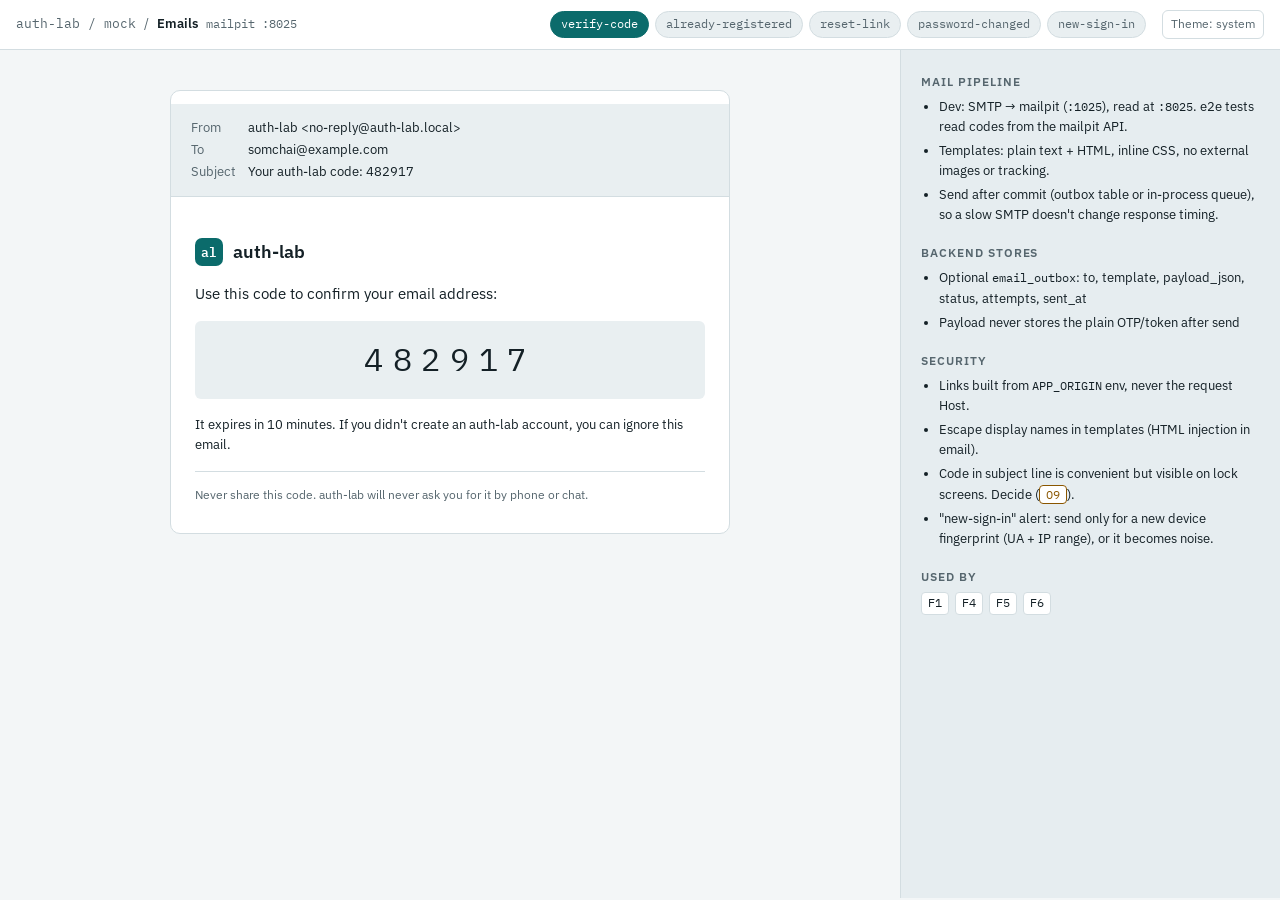
<file: docs/ui-mock/emails.html>
<!doctype html>
<html lang="en">
<head>
<meta charset="utf-8">
<meta name="viewport" content="width=device-width, initial-scale=1, viewport-fit=cover">
<meta name="claude:viewport-fit-sides" content="cover">
<title>Emails · auth-lab mock</title>
<link rel="stylesheet" href="https://fonts.googleapis.com/css2?family=IBM+Plex+Mono:wght@400;600&family=IBM+Plex+Sans:wght@400;500;600&display=swap">
<link rel="stylesheet" href="assets/mock.css">
<style>
  .mail {
    max-width: 560px;
    margin: 0 auto;
    background: var(--surface);
    border: 1px solid var(--line);
    border-radius: var(--r-md);
    overflow: hidden;
  }
  .mail__meta {
    padding: 14px 20px;
    border-bottom: 1px solid var(--line);
    font-size: var(--fs-sm);
    display: grid;
    grid-template-columns: max-content minmax(0, 1fr);
    gap: 2px 12px;
    background: var(--surface-2);
  }
  .mail__meta dt { color: var(--muted); }
  .mail__meta dd { margin: 0; overflow-wrap: anywhere; }
  .mail__body { padding: 28px 24px; display: flex; flex-direction: column; gap: 16px; }
  .mail__code {
    font-family: var(--font-mono);
    font-size: 2rem;
    letter-spacing: 0.3em;
    text-align: center;
    padding: 14px;
    background: var(--surface-2);
    border-radius: var(--r-sm);
    font-variant-numeric: tabular-nums;
  }
  .mail__foot { font-size: var(--fs-xs); color: var(--muted); border-top: 1px solid var(--line); padding-top: 14px; }
</style>
</head>
<body>
<header class="mockbar">
  <div class="mockbar__crumb"><a href="index.html">auth-lab / mock</a><span>/</span><strong>Emails</strong><span class="mono">mailpit :8025</span></div>
  <div class="mockbar__states" role="group" aria-label="Email template">
    <button class="chip" type="button" data-set-state="verify">verify-code</button>
    <button class="chip" type="button" data-set-state="exists">already-registered</button>
    <button class="chip" type="button" data-set-state="reset">reset-link</button>
    <button class="chip" type="button" data-set-state="changed">password-changed</button>
    <button class="chip" type="button" data-set-state="new-device">new-sign-in</button>
  </div>
  <button class="theme-toggle" type="button">Theme</button>
</header>

<main class="stage">
  <div class="canvas">

    <article class="mail" data-show="verify">
      <dl class="mail__meta"><dt>From</dt><dd>auth-lab &lt;no-reply@auth-lab.local&gt;</dd><dt>To</dt><dd>somchai@example.com</dd><dt>Subject</dt><dd>Your auth-lab code: 482917</dd></dl>
      <div class="mail__body">
        <span class="brand"><span class="brand__mark">al</span>auth-lab</span>
        <p>Use this code to confirm your email address:</p>
        <div class="mail__code">482917</div>
        <p class="small">It expires in 10 minutes. If you didn't create an auth-lab account, you can ignore this email.</p>
        <p class="mail__foot">Never share this code. auth-lab will never ask you for it by phone or chat.</p>
      </div>
    </article>

    <article class="mail" data-show="exists">
      <dl class="mail__meta"><dt>From</dt><dd>auth-lab &lt;no-reply@auth-lab.local&gt;</dd><dt>To</dt><dd>somchai@example.com</dd><dt>Subject</dt><dd>Someone tried to sign up with your email</dd></dl>
      <div class="mail__body">
        <span class="brand"><span class="brand__mark">al</span>auth-lab</span>
        <p>Someone just tried to create an auth-lab account with this email address. You already have an account, so nothing was changed.</p>
        <p>If it was you, <a href="login.html">sign in</a> or <a href="forgot-password.html">reset your password</a>.</p>
        <p class="mail__foot">If it wasn't you, no action is needed.</p>
      </div>
    </article>

    <article class="mail" data-show="reset">
      <dl class="mail__meta"><dt>From</dt><dd>auth-lab &lt;no-reply@auth-lab.local&gt;</dd><dt>To</dt><dd>somchai@example.com</dd><dt>Subject</dt><dd>Reset your auth-lab password</dd></dl>
      <div class="mail__body">
        <span class="brand"><span class="brand__mark">al</span>auth-lab</span>
        <p>We got a request to reset your password. This link works once and expires in 30 minutes:</p>
        <p><a class="btn btn--primary" href="reset-password.html">Set a new password</a></p>
        <p class="small muted mono" style="overflow-wrap:anywhere">http://localhost:4200/reset-password?token=Gx4…(43 chars)</p>
        <p class="mail__foot">Didn't ask for this? Ignore this email. Your password stays the same.</p>
      </div>
    </article>

    <article class="mail" data-show="changed">
      <dl class="mail__meta"><dt>From</dt><dd>auth-lab &lt;no-reply@auth-lab.local&gt;</dd><dt>To</dt><dd>somchai@example.com</dd><dt>Subject</dt><dd>Your auth-lab password was changed</dd></dl>
      <div class="mail__body">
        <span class="brand"><span class="brand__mark">al</span>auth-lab</span>
        <p>Your password was changed on 11 Nov 2026 at 09:20 (Bangkok time) from Chrome on macOS. All other devices were signed out.</p>
        <p>Wasn't you? <a href="forgot-password.html">Reset your password now</a>.</p>
      </div>
    </article>

    <article class="mail" data-show="new-device">
      <dl class="mail__meta"><dt>From</dt><dd>auth-lab &lt;no-reply@auth-lab.local&gt;</dd><dt>To</dt><dd>somchai@example.com</dd><dt>Subject</dt><dd>New sign-in to auth-lab</dd></dl>
      <div class="mail__body">
        <span class="brand"><span class="brand__mark">al</span>auth-lab</span>
        <dl class="kv"><dt>When</dt><dd>11 Nov 2026, 09:14</dd><dt>Device</dt><dd>Safari on iPhone</dd><dt>IP</dt><dd>49.228.x.x</dd></dl>
        <p>If this was you, there's nothing to do. If not, <a href="account-security.html">review your sessions</a> and change your password.</p>
      </div>
    </article>
  </div>

  <aside class="spec" aria-label="Developer notes">
    <section>
      <h2>Mail pipeline</h2>
      <ul>
        <li>Dev: SMTP → mailpit (<code>:1025</code>), read at <code>:8025</code>. e2e tests read codes from the mailpit API.</li>
        <li>Templates: plain text + HTML, inline CSS, no external images or tracking.</li>
        <li>Send after commit (outbox table or in-process queue), so a slow SMTP doesn't change response timing.</li>
      </ul>
    </section>
    <section>
      <h2>Backend stores</h2>
      <ul>
        <li>Optional <code>email_outbox</code>: to, template, payload_json, status, attempts, sent_at</li>
        <li>Payload never stores the plain OTP/token after send</li>
      </ul>
    </section>
    <section>
      <h2>Security</h2>
      <ul>
        <li>Links built from <code>APP_ORIGIN</code> env, never the request Host.</li>
        <li>Escape display names in templates (HTML injection in email).</li>
        <li>Code in subject line is convenient but visible on lock screens. Decide (<span class="tag tag--open">O9</span>).</li>
        <li>"new-sign-in" alert: send only for a new device fingerprint (UA + IP range), or it becomes noise.</li>
      </ul>
    </section>
    <section>
      <h2>Used by</h2>
      <div class="tags"><span class="tag">F1</span><span class="tag">F4</span><span class="tag">F5</span><span class="tag">F6</span></div>
    </section>
  </aside>
</main>
<script src="assets/mock.js"></script>
</body>
</html>
</file>
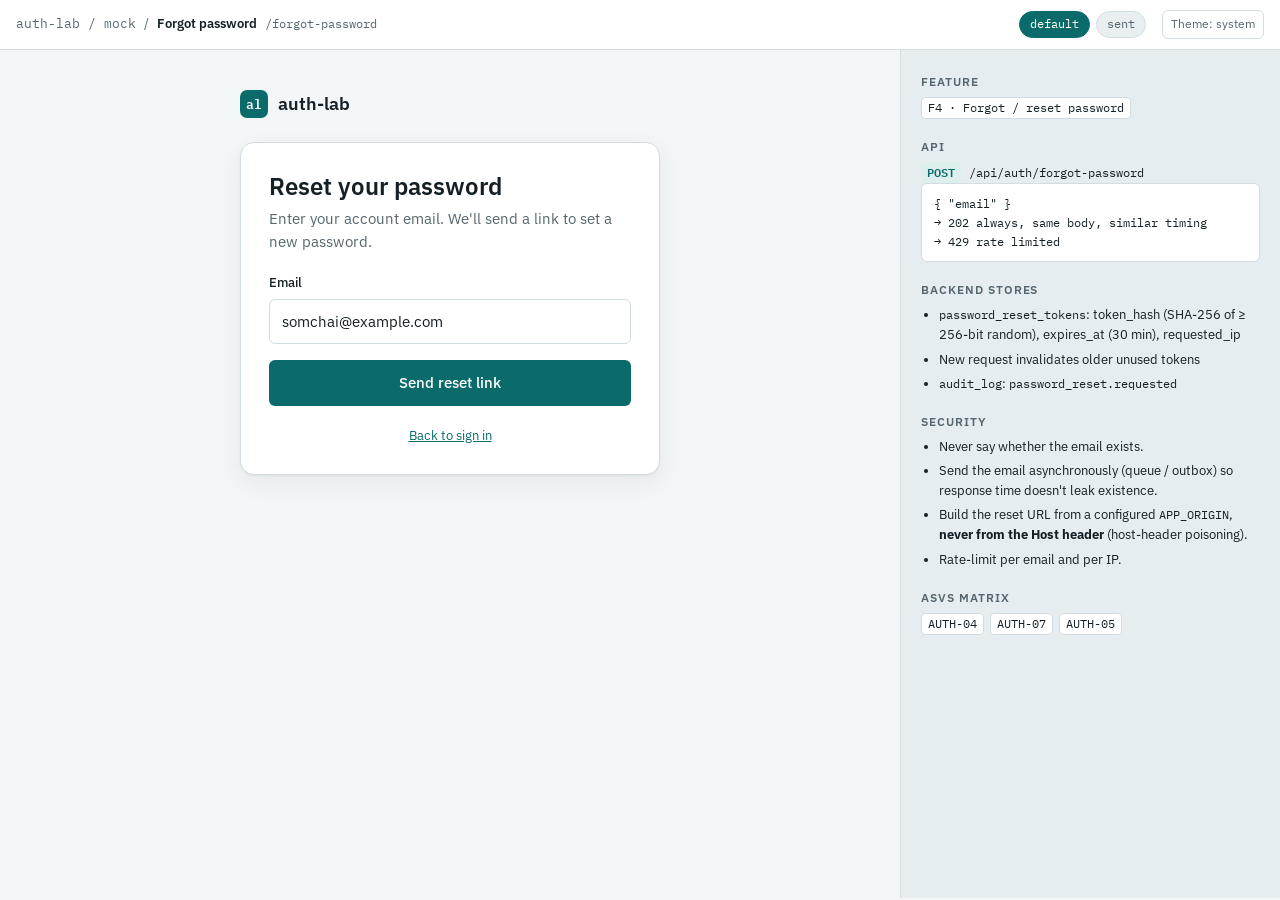
<file: docs/ui-mock/forgot-password.html>
<!doctype html>
<html lang="en">
<head>
<meta charset="utf-8">
<meta name="viewport" content="width=device-width, initial-scale=1, viewport-fit=cover">
<meta name="claude:viewport-fit-sides" content="cover">
<title>Forgot password · auth-lab mock</title>
<link rel="stylesheet" href="https://fonts.googleapis.com/css2?family=IBM+Plex+Mono:wght@400;600&family=IBM+Plex+Sans:wght@400;500;600&display=swap">
<link rel="stylesheet" href="assets/mock.css">
</head>
<body>
<header class="mockbar">
  <div class="mockbar__crumb"><a href="index.html">auth-lab / mock</a><span>/</span><strong>Forgot password</strong><span class="mono">/forgot-password</span></div>
  <div class="mockbar__states" role="group" aria-label="Screen state">
    <button class="chip" type="button" data-set-state="default">default</button>
    <button class="chip" type="button" data-set-state="sent">sent</button>
  </div>
  <button class="theme-toggle" type="button">Theme</button>
</header>

<main class="stage">
  <div class="canvas">
    <div class="auth-wrap">
      <a class="brand" href="login.html"><span class="brand__mark">al</span>auth-lab</a>

      <div class="card" data-show="default">
        <div class="card__head">
          <h1>Reset your password</h1>
          <p>Enter your account email. We'll send a link to set a new password.</p>
        </div>
        <form novalidate>
          <div class="field">
            <label for="email">Email</label>
            <input id="email" type="email" autocomplete="username" inputmode="email" value="somchai@example.com">
          </div>
          <button class="btn btn--primary btn--block" type="submit">Send reset link</button>
        </form>
        <p class="card__foot"><a href="login.html">Back to sign in</a></p>
      </div>

      <div class="card center" data-show="sent">
        <div class="big-icon big-icon--accent" aria-hidden="true">@</div>
        <div class="card__head">
          <h1>Check your email</h1>
          <p>If an account exists for <strong>somchai@example.com</strong>, you'll get a reset link shortly. The link works once and expires in 30 minutes.</p>
        </div>
        <a class="btn btn--secondary btn--block" href="login.html">Back to sign in</a>
        <p class="card__foot">Nothing arrived after a few minutes? <a href="forgot-password.html#default">Try again</a></p>
      </div>
    </div>
  </div>

  <aside class="spec" aria-label="Developer notes">
    <section>
      <h2>Feature</h2>
      <div class="tags"><span class="tag">F4 · Forgot / reset password</span></div>
    </section>
    <section>
      <h2>API</h2>
      <div class="endpoint"><span class="method">POST</span><span>/api/auth/forgot-password</span></div>
      <pre>{ "email" }
→ 202 always, same body, similar timing
→ 429 rate limited</pre>
    </section>
    <section>
      <h2>Backend stores</h2>
      <ul>
        <li><code>password_reset_tokens</code>: token_hash (SHA-256 of ≥ 256-bit random), expires_at (30 min), requested_ip</li>
        <li>New request invalidates older unused tokens</li>
        <li><code>audit_log</code>: <code>password_reset.requested</code></li>
      </ul>
    </section>
    <section>
      <h2>Security</h2>
      <ul>
        <li>Never say whether the email exists.</li>
        <li>Send the email asynchronously (queue / outbox) so response time doesn't leak existence.</li>
        <li>Build the reset URL from a configured <code>APP_ORIGIN</code>, <strong>never from the Host header</strong> (host-header poisoning).</li>
        <li>Rate-limit per email and per IP.</li>
      </ul>
    </section>
    <section>
      <h2>ASVS matrix</h2>
      <div class="tags"><span class="tag">AUTH-04</span><span class="tag">AUTH-07</span><span class="tag">AUTH-05</span></div>
    </section>
  </aside>
</main>
<script src="assets/mock.js"></script>
</body>
</html>
</file>
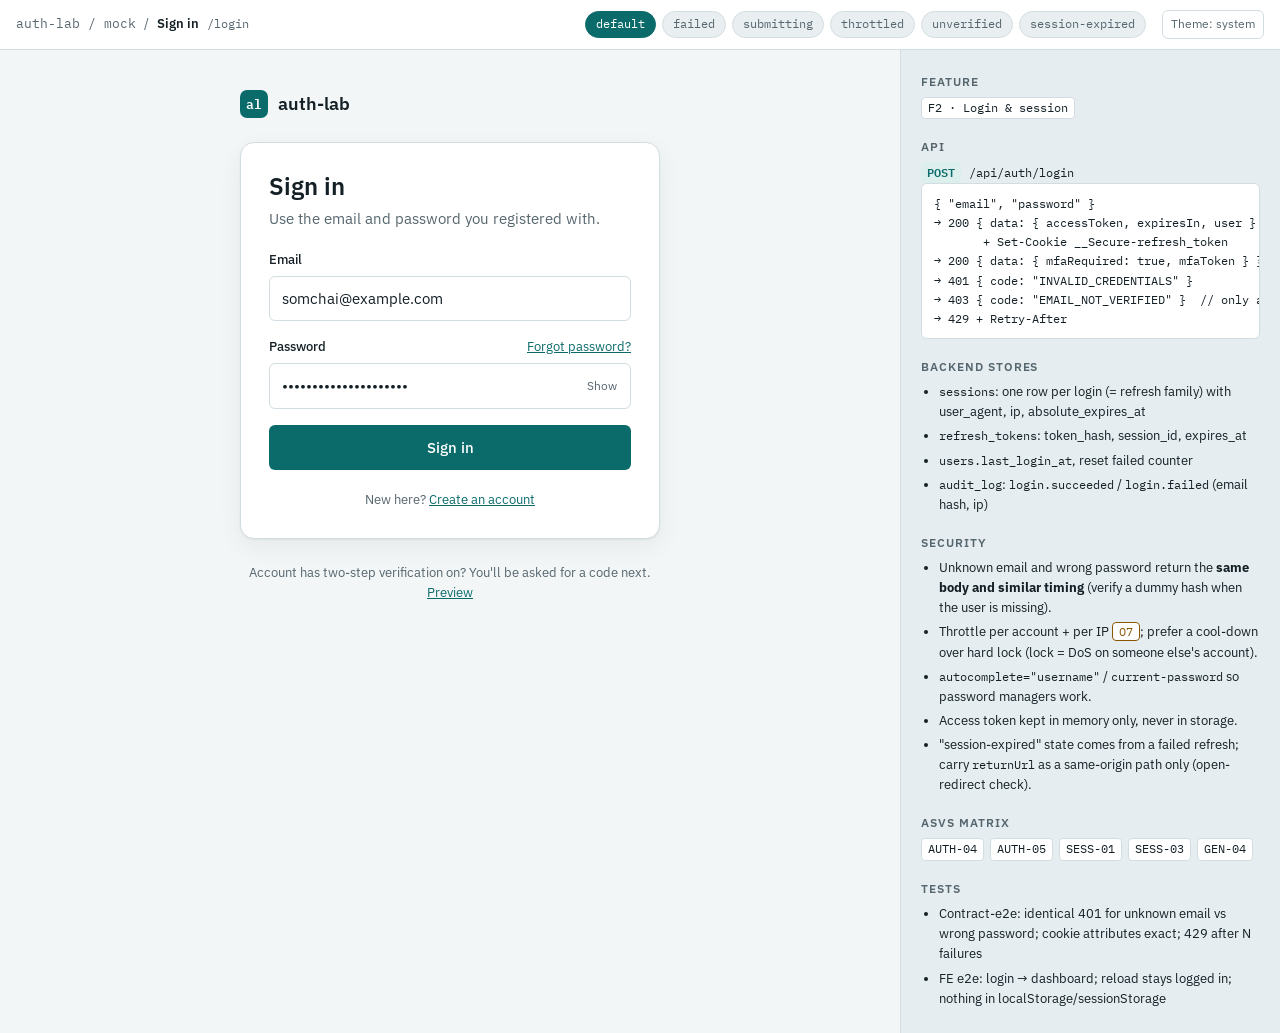
<file: docs/ui-mock/login.html>
<!doctype html>
<html lang="en">
<head>
<meta charset="utf-8">
<meta name="viewport" content="width=device-width, initial-scale=1, viewport-fit=cover">
<meta name="claude:viewport-fit-sides" content="cover">
<title>Sign in · auth-lab mock</title>
<link rel="stylesheet" href="https://fonts.googleapis.com/css2?family=IBM+Plex+Mono:wght@400;600&family=IBM+Plex+Sans:wght@400;500;600&display=swap">
<link rel="stylesheet" href="assets/mock.css">
</head>
<body>
<header class="mockbar">
  <div class="mockbar__crumb"><a href="index.html">auth-lab / mock</a><span>/</span><strong>Sign in</strong><span class="mono">/login</span></div>
  <div class="mockbar__states" role="group" aria-label="Screen state">
    <button class="chip" type="button" data-set-state="default">default</button>
    <button class="chip" type="button" data-set-state="failed">failed</button>
    <button class="chip" type="button" data-set-state="submitting">submitting</button>
    <button class="chip" type="button" data-set-state="throttled">throttled</button>
    <button class="chip" type="button" data-set-state="unverified">unverified</button>
    <button class="chip" type="button" data-set-state="expired">session-expired</button>
  </div>
  <button class="theme-toggle" type="button">Theme</button>
</header>

<main class="stage">
  <div class="canvas">
    <div class="auth-wrap">
      <a class="brand" href="login.html"><span class="brand__mark">al</span>auth-lab</a>

      <div class="card">
        <div class="card__head">
          <h1>Sign in</h1>
          <p>Use the email and password you registered with.</p>
        </div>

        <div class="alert alert--error" role="alert" data-show="failed">
          <span class="alert__icon" aria-hidden="true">!</span>
          <div><strong>Email or password is incorrect.</strong>Check both and try again.</div>
        </div>
        <div class="alert alert--warn" role="alert" data-show="throttled">
          <span class="alert__icon" aria-hidden="true">!</span>
          <div><strong>Too many sign-in attempts.</strong>Wait <span class="mono">4:52</span> before trying again, or reset your password.</div>
        </div>
        <div class="alert alert--info" role="status" data-show="unverified">
          <span class="alert__icon" aria-hidden="true">i</span>
          <div><strong>Confirm your email first.</strong>We've sent a new code to somchai@example.com. <a href="verify-email.html">Enter code</a></div>
        </div>
        <div class="alert alert--info" role="status" data-show="expired">
          <span class="alert__icon" aria-hidden="true">i</span>
          <div><strong>Your session has ended.</strong>Sign in again to continue where you left off.</div>
        </div>

        <form novalidate>
          <div class="field">
            <label for="email">Email</label>
            <input id="email" type="email" autocomplete="username" inputmode="email" value="somchai@example.com">
          </div>
          <div class="field">
            <div class="field__row">
              <label for="pw">Password</label>
              <a href="forgot-password.html">Forgot password?</a>
            </div>
            <div class="input-wrap">
              <input id="pw" type="password" autocomplete="current-password" value="correct horse battery">
              <button class="reveal" type="button" data-reveal="pw" aria-pressed="false">Show</button>
            </div>
          </div>
          <button class="btn btn--primary btn--block" type="submit" data-show="default failed unverified expired">Sign in</button>
          <button class="btn btn--primary btn--block" type="submit" disabled data-show="submitting"><span class="spinner" aria-hidden="true"></span>Signing in…</button>
          <button class="btn btn--primary btn--block" type="submit" disabled data-show="throttled">Sign in</button>
        </form>

        <p class="card__foot">New here? <a href="register.html">Create an account</a></p>
      </div>
      <p class="center small muted" data-show="default failed submitting">Account has two-step verification on? You'll be asked for a code next. <a href="mfa-challenge.html">Preview</a></p>
    </div>
  </div>

  <aside class="spec" aria-label="Developer notes">
    <section>
      <h2>Feature</h2>
      <div class="tags"><span class="tag">F2 · Login &amp; session</span></div>
    </section>
    <section>
      <h2>API</h2>
      <div class="endpoint"><span class="method">POST</span><span>/api/auth/login</span></div>
      <pre>{ "email", "password" }
→ 200 { data: { accessToken, expiresIn, user } }
       + Set-Cookie __Secure-refresh_token
→ 200 { data: { mfaRequired: true, mfaToken } }  // F6
→ 401 { code: "INVALID_CREDENTIALS" }
→ 403 { code: "EMAIL_NOT_VERIFIED" }  // only after a correct password
→ 429 + Retry-After</pre>
    </section>
    <section>
      <h2>Backend stores</h2>
      <ul>
        <li><code>sessions</code>: one row per login (= refresh family) with user_agent, ip, absolute_expires_at</li>
        <li><code>refresh_tokens</code>: token_hash, session_id, expires_at</li>
        <li><code>users.last_login_at</code>, reset failed counter</li>
        <li><code>audit_log</code>: <code>login.succeeded</code> / <code>login.failed</code> (email hash, ip)</li>
      </ul>
    </section>
    <section>
      <h2>Security</h2>
      <ul>
        <li>Unknown email and wrong password return the <strong>same body and similar timing</strong> (verify a dummy hash when the user is missing).</li>
        <li>Throttle per account + per IP <span class="tag tag--open">O7</span>; prefer a cool-down over hard lock (lock = DoS on someone else's account).</li>
        <li><code>autocomplete="username"</code> / <code>current-password</code> so password managers work.</li>
        <li>Access token kept in memory only, never in storage.</li>
        <li>"session-expired" state comes from a failed refresh; carry <code>returnUrl</code> as a same-origin path only (open-redirect check).</li>
      </ul>
    </section>
    <section>
      <h2>ASVS matrix</h2>
      <div class="tags"><span class="tag">AUTH-04</span><span class="tag">AUTH-05</span><span class="tag">SESS-01</span><span class="tag">SESS-03</span><span class="tag">GEN-04</span></div>
    </section>
    <section>
      <h2>Tests</h2>
      <ul>
        <li>Contract-e2e: identical 401 for unknown email vs wrong password; cookie attributes exact; 429 after N failures</li>
        <li>FE e2e: login → dashboard; reload stays logged in; nothing in localStorage/sessionStorage</li>
      </ul>
    </section>
  </aside>
</main>
<script src="assets/mock.js"></script>
</body>
</html>
</file>
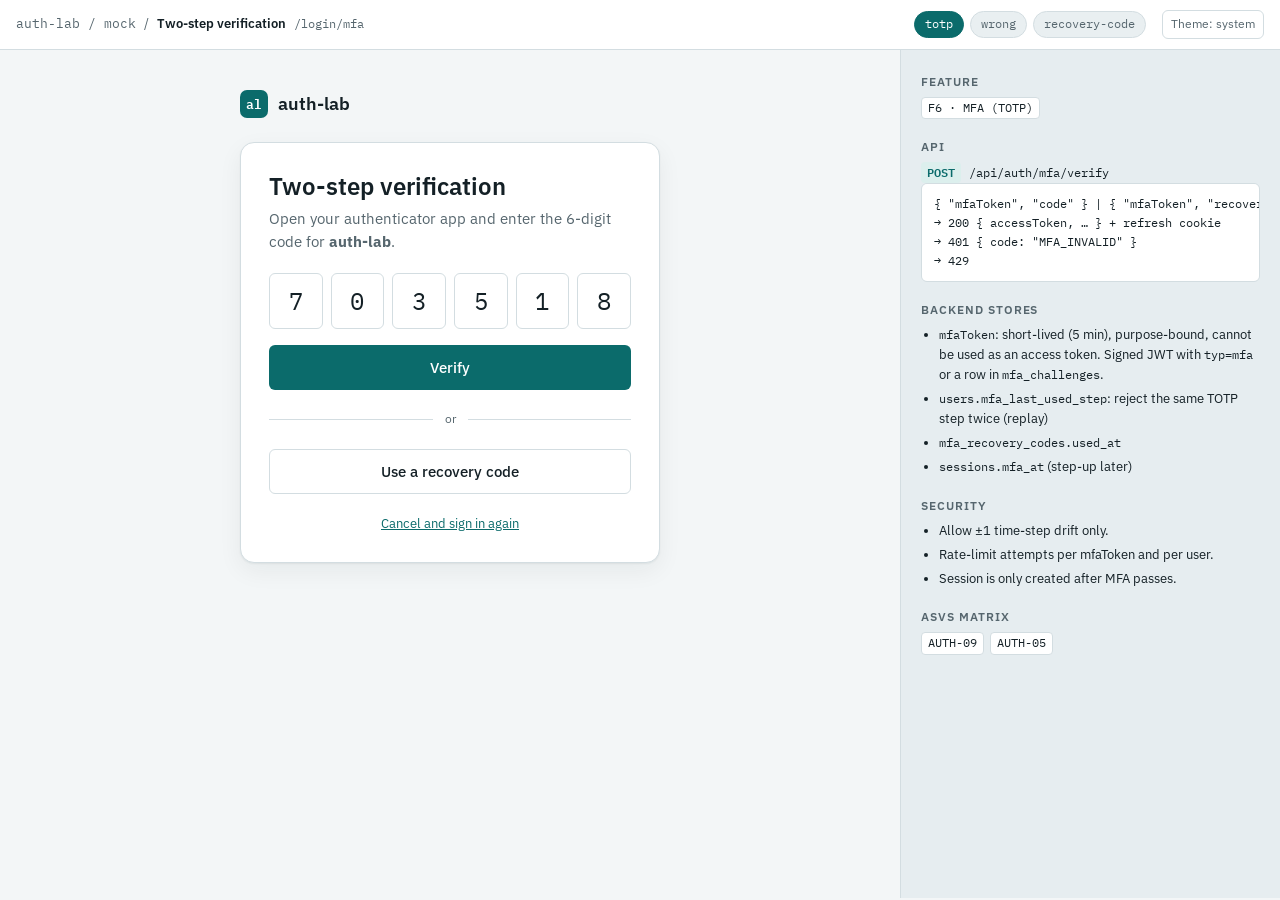
<file: docs/ui-mock/mfa-challenge.html>
<!doctype html>
<html lang="en">
<head>
<meta charset="utf-8">
<meta name="viewport" content="width=device-width, initial-scale=1, viewport-fit=cover">
<meta name="claude:viewport-fit-sides" content="cover">
<title>Two-step verification · auth-lab mock</title>
<link rel="stylesheet" href="https://fonts.googleapis.com/css2?family=IBM+Plex+Mono:wght@400;600&family=IBM+Plex+Sans:wght@400;500;600&display=swap">
<link rel="stylesheet" href="assets/mock.css">
</head>
<body>
<header class="mockbar">
  <div class="mockbar__crumb"><a href="index.html">auth-lab / mock</a><span>/</span><strong>Two-step verification</strong><span class="mono">/login/mfa</span></div>
  <div class="mockbar__states" role="group" aria-label="Screen state">
    <button class="chip" type="button" data-set-state="totp">totp</button>
    <button class="chip" type="button" data-set-state="wrong">wrong</button>
    <button class="chip" type="button" data-set-state="recovery">recovery-code</button>
  </div>
  <button class="theme-toggle" type="button">Theme</button>
</header>

<main class="stage">
  <div class="canvas">
    <div class="auth-wrap">
      <a class="brand" href="login.html"><span class="brand__mark">al</span>auth-lab</a>

      <div class="card" data-show="totp wrong">
        <div class="card__head">
          <h1>Two-step verification</h1>
          <p>Open your authenticator app and enter the 6-digit code for <strong>auth-lab</strong>.</p>
        </div>
        <div class="alert alert--error" role="alert" data-show="wrong">
          <span class="alert__icon" aria-hidden="true">!</span>
          <div><strong>That code didn't work.</strong>Codes change every 30 seconds. Check your phone's clock is set automatically.</div>
        </div>
        <form novalidate>
          <div class="otp" aria-label="Authenticator code">
            <input id="t-1" type="text" inputmode="numeric" autocomplete="one-time-code" maxlength="1" aria-label="Digit 1" value="7">
            <input id="t-2" type="text" inputmode="numeric" maxlength="1" aria-label="Digit 2" value="0">
            <input id="t-3" type="text" inputmode="numeric" maxlength="1" aria-label="Digit 3" value="3">
            <input id="t-4" type="text" inputmode="numeric" maxlength="1" aria-label="Digit 4" value="5">
            <input id="t-5" type="text" inputmode="numeric" maxlength="1" aria-label="Digit 5" value="1">
            <input id="t-6" type="text" inputmode="numeric" maxlength="1" aria-label="Digit 6" value="8">
          </div>
          <button class="btn btn--primary btn--block" type="submit">Verify</button>
        </form>
        <div class="divider">or</div>
        <a class="btn btn--secondary btn--block" href="#recovery">Use a recovery code</a>
        <p class="card__foot"><a href="login.html">Cancel and sign in again</a></p>
      </div>

      <div class="card" data-show="recovery">
        <div class="card__head">
          <h1>Use a recovery code</h1>
          <p>Each recovery code works once. After signing in, check how many you have left.</p>
        </div>
        <form novalidate>
          <div class="field">
            <label for="rc">Recovery code</label>
            <input id="rc" type="text" class="mono" autocomplete="off" spellcheck="false" value="k7qm-2xpd">
          </div>
          <button class="btn btn--primary btn--block" type="submit">Verify</button>
        </form>
        <p class="card__foot"><a href="#totp">Use authenticator app instead</a></p>
      </div>
    </div>
  </div>

  <aside class="spec" aria-label="Developer notes">
    <section>
      <h2>Feature</h2>
      <div class="tags"><span class="tag">F6 · MFA (TOTP)</span></div>
    </section>
    <section>
      <h2>API</h2>
      <div class="endpoint"><span class="method">POST</span><span>/api/auth/mfa/verify</span></div>
      <pre>{ "mfaToken", "code" } | { "mfaToken", "recoveryCode" }
→ 200 { accessToken, … } + refresh cookie
→ 401 { code: "MFA_INVALID" }
→ 429</pre>
    </section>
    <section>
      <h2>Backend stores</h2>
      <ul>
        <li><code>mfaToken</code>: short-lived (5 min), purpose-bound, cannot be used as an access token. Signed JWT with <code>typ=mfa</code> or a row in <code>mfa_challenges</code>.</li>
        <li><code>users.mfa_last_used_step</code>: reject the same TOTP step twice (replay)</li>
        <li><code>mfa_recovery_codes.used_at</code></li>
        <li><code>sessions.mfa_at</code> (step-up later)</li>
      </ul>
    </section>
    <section>
      <h2>Security</h2>
      <ul>
        <li>Allow ±1 time-step drift only.</li>
        <li>Rate-limit attempts per mfaToken and per user.</li>
        <li>Session is only created after MFA passes.</li>
      </ul>
    </section>
    <section>
      <h2>ASVS matrix</h2>
      <div class="tags"><span class="tag">AUTH-09</span><span class="tag">AUTH-05</span></div>
    </section>
  </aside>
</main>
<script src="assets/mock.js"></script>
</body>
</html>
</file>
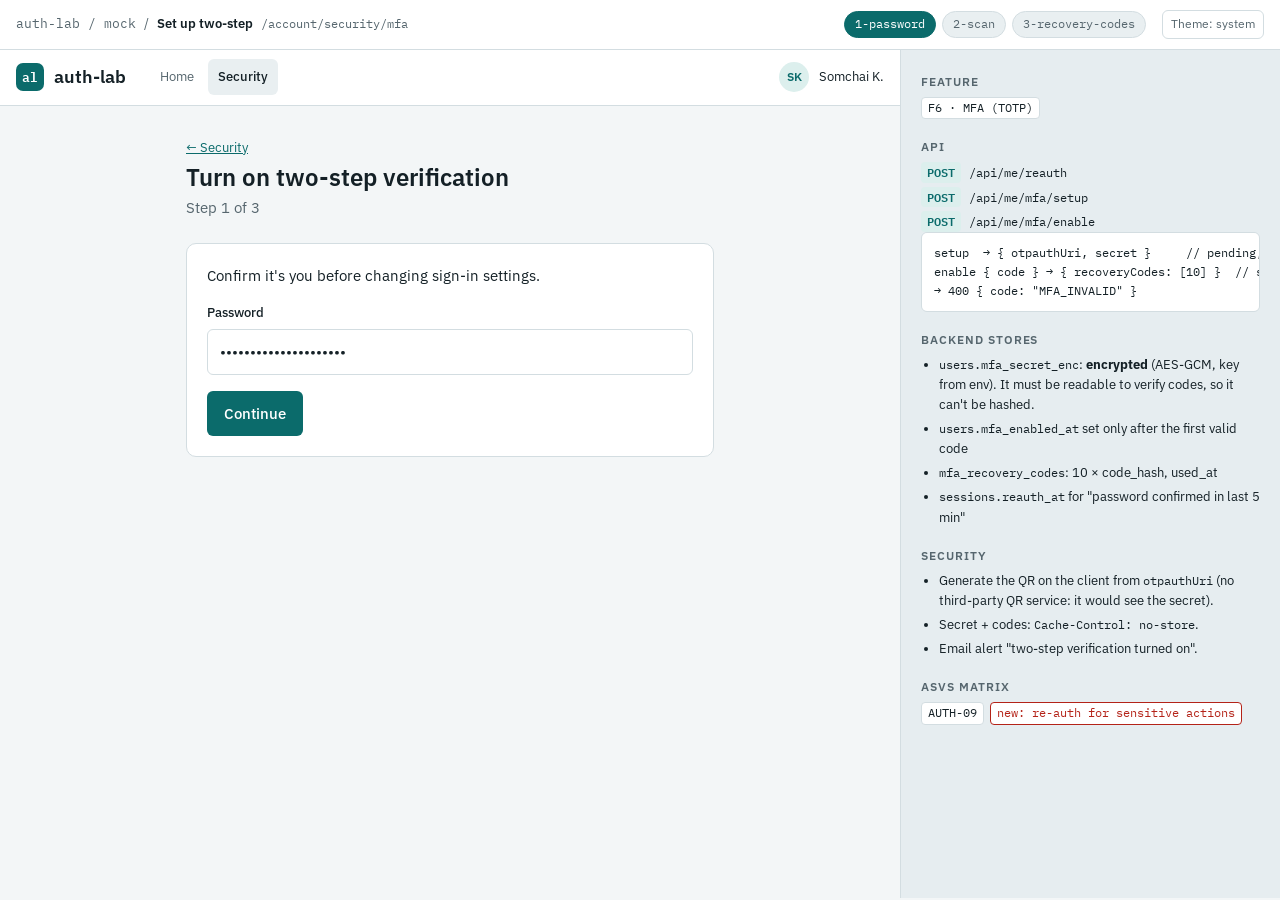
<file: docs/ui-mock/mfa-setup.html>
<!doctype html>
<html lang="en">
<head>
<meta charset="utf-8">
<meta name="viewport" content="width=device-width, initial-scale=1, viewport-fit=cover">
<meta name="claude:viewport-fit-sides" content="cover">
<title>Set up two-step · auth-lab mock</title>
<link rel="stylesheet" href="https://fonts.googleapis.com/css2?family=IBM+Plex+Mono:wght@400;600&family=IBM+Plex+Sans:wght@400;500;600&display=swap">
<link rel="stylesheet" href="assets/mock.css">
</head>
<body>
<header class="mockbar">
  <div class="mockbar__crumb"><a href="index.html">auth-lab / mock</a><span>/</span><strong>Set up two-step</strong><span class="mono">/account/security/mfa</span></div>
  <div class="mockbar__states" role="group" aria-label="Screen state">
    <button class="chip" type="button" data-set-state="reauth">1-password</button>
    <button class="chip" type="button" data-set-state="scan">2-scan</button>
    <button class="chip" type="button" data-set-state="codes">3-recovery-codes</button>
  </div>
  <button class="theme-toggle" type="button">Theme</button>
</header>

<main class="stage">
  <div class="canvas canvas--shell">
    <div class="shell">
      <div class="topnav">
        <a class="brand" href="dashboard.html"><span class="brand__mark">al</span>auth-lab</a>
        <nav aria-label="Main">
          <a href="dashboard.html">Home</a>
          <a href="account-security.html" aria-current="page">Security</a>
        </nav>
        <div class="usermenu"><span class="avatar" aria-hidden="true">SK</span><span>Somchai K.</span></div>
      </div>

      <div class="page" style="max-width:560px">
        <div class="page__head">
          <a class="small" href="account-security.html">← Security</a>
          <h1>Turn on two-step verification</h1>
          <p>Step <span data-show="reauth">1</span><span data-show="scan">2</span><span data-show="codes">3</span> of 3</p>
        </div>

        <section class="panel" data-show="reauth">
          <div class="panel__body">
            <p>Confirm it's you before changing sign-in settings.</p>
            <form novalidate>
              <div class="field">
                <label for="pw">Password</label>
                <input id="pw" type="password" autocomplete="current-password" value="correct horse battery">
              </div>
              <div><button class="btn btn--primary" type="submit">Continue</button></div>
            </form>
          </div>
        </section>

        <section class="panel" data-show="scan">
          <div class="panel__body">
            <p>Scan this QR code with your authenticator app, then enter the 6-digit code it shows.</p>
            <div class="row" style="align-items:flex-start;justify-content:flex-start;gap:20px">
              <svg class="qr" viewBox="0 0 21 21" role="img" aria-label="QR code (placeholder)">
                <rect width="21" height="21" fill="#fff"/>
                <g fill="#142026">
                  <path d="M0 0h7v7H0zM1 1v5h5V1zM2 2h3v3H2z"/>
                  <path d="M14 0h7v7h-7zM15 1v5h5V1zM16 2h3v3h-3z"/>
                  <path d="M0 14h7v7H0zM1 15v5h5v-5zM2 16h3v3H2z"/>
                  <path d="M8 0h1v1H8zM10 1h2v1h-2zM8 2h1v2H8zM11 3h1v1h-1zM9 5h2v1H9zM12 6h1v2h-1zM8 8h3v1H8zM0 8h2v1H0zM3 9h2v1H3zM6 8h1v2H6zM14 8h2v1h-2zM17 9h1v1h-1zM19 8h2v1h-2zM9 10h1v2H9zM11 11h3v1h-3zM15 10h1v3h-1zM18 11h3v1h-3zM1 11h2v1H1zM4 12h2v1H4zM8 13h2v1H8zM12 13h1v2h-1zM17 13h2v1h-2zM8 15h1v3H8zM10 16h3v1h-3zM14 15h2v1h-2zM17 16h1v2h-1zM19 15h2v1h-2zM10 18h1v3h-1zM12 19h3v1h-3zM16 19h1v2h-1zM18 18h3v1h-3zM20 20h1v1h-1z"/>
                </g>
              </svg>
              <div class="stack" style="gap:8px;min-width:0;flex:1">
                <span class="small muted">Can't scan? Enter this key manually:</span>
                <span class="secret">JBSW Y3DP EHPK 3PXP KQ7M</span>
              </div>
            </div>
            <form novalidate>
              <div class="otp" aria-label="Code from app">
                <input id="s-1" type="text" inputmode="numeric" autocomplete="one-time-code" maxlength="1" aria-label="Digit 1">
                <input id="s-2" type="text" inputmode="numeric" maxlength="1" aria-label="Digit 2">
                <input id="s-3" type="text" inputmode="numeric" maxlength="1" aria-label="Digit 3">
                <input id="s-4" type="text" inputmode="numeric" maxlength="1" aria-label="Digit 4">
                <input id="s-5" type="text" inputmode="numeric" maxlength="1" aria-label="Digit 5">
                <input id="s-6" type="text" inputmode="numeric" maxlength="1" aria-label="Digit 6">
              </div>
              <div><button class="btn btn--primary" type="submit">Verify and turn on</button></div>
            </form>
          </div>
        </section>

        <section class="panel" data-show="codes">
          <div class="panel__body">
            <div class="alert alert--ok" role="status">
              <span class="alert__icon" aria-hidden="true">✓</span>
              <div><strong>Two-step verification is on.</strong>Save these recovery codes now.</div>
            </div>
            <p class="small">If you lose your phone, each code below lets you sign in once. <strong>They won't be shown again.</strong></p>
            <div class="codes" aria-label="Recovery codes">
              <span>k7qm-2xpd</span><span>h3ns-9rtw</span>
              <span>p8vb-4ckz</span><span>w2yt-6mfa</span>
              <span>d5gx-1qjr</span><span>r9le-7suh</span>
              <span>m4zc-3bnv</span><span>t6aw-8kpe</span>
              <span>c1fy-5hdo</span><span>x0ju-2rgi</span>
            </div>
            <div class="row" style="justify-content:flex-start;gap:8px">
              <button class="btn btn--secondary btn--sm" type="button">Copy codes</button>
              <button class="btn btn--secondary btn--sm" type="button">Download .txt</button>
            </div>
            <label class="check"><input id="saved" type="checkbox"> <span>I've saved my recovery codes somewhere safe.</span></label>
            <div><a class="btn btn--primary" href="account-security.html#mfa-on">Done</a></div>
          </div>
        </section>
      </div>
    </div>
  </div>

  <aside class="spec" aria-label="Developer notes">
    <section>
      <h2>Feature</h2>
      <div class="tags"><span class="tag">F6 · MFA (TOTP)</span></div>
    </section>
    <section>
      <h2>API</h2>
      <div class="endpoint"><span class="method">POST</span><span>/api/me/reauth</span></div>
      <div class="endpoint"><span class="method">POST</span><span>/api/me/mfa/setup</span></div>
      <div class="endpoint"><span class="method">POST</span><span>/api/me/mfa/enable</span></div>
      <pre>setup  → { otpauthUri, secret }     // pending, not active yet
enable { code } → { recoveryCodes: [10] }  // shown once
→ 400 { code: "MFA_INVALID" }</pre>
    </section>
    <section>
      <h2>Backend stores</h2>
      <ul>
        <li><code>users.mfa_secret_enc</code>: <strong>encrypted</strong> (AES-GCM, key from env). It must be readable to verify codes, so it can't be hashed.</li>
        <li><code>users.mfa_enabled_at</code> set only after the first valid code</li>
        <li><code>mfa_recovery_codes</code>: 10 × code_hash, used_at</li>
        <li><code>sessions.reauth_at</code> for "password confirmed in last 5 min"</li>
      </ul>
    </section>
    <section>
      <h2>Security</h2>
      <ul>
        <li>Generate the QR on the client from <code>otpauthUri</code> (no third-party QR service: it would see the secret).</li>
        <li>Secret + codes: <code>Cache-Control: no-store</code>.</li>
        <li>Email alert "two-step verification turned on".</li>
      </ul>
    </section>
    <section>
      <h2>ASVS matrix</h2>
      <div class="tags"><span class="tag">AUTH-09</span><span class="tag tag--gap">new: re-auth for sensitive actions</span></div>
    </section>
  </aside>
</main>
<script src="assets/mock.js"></script>
</body>
</html>
</file>
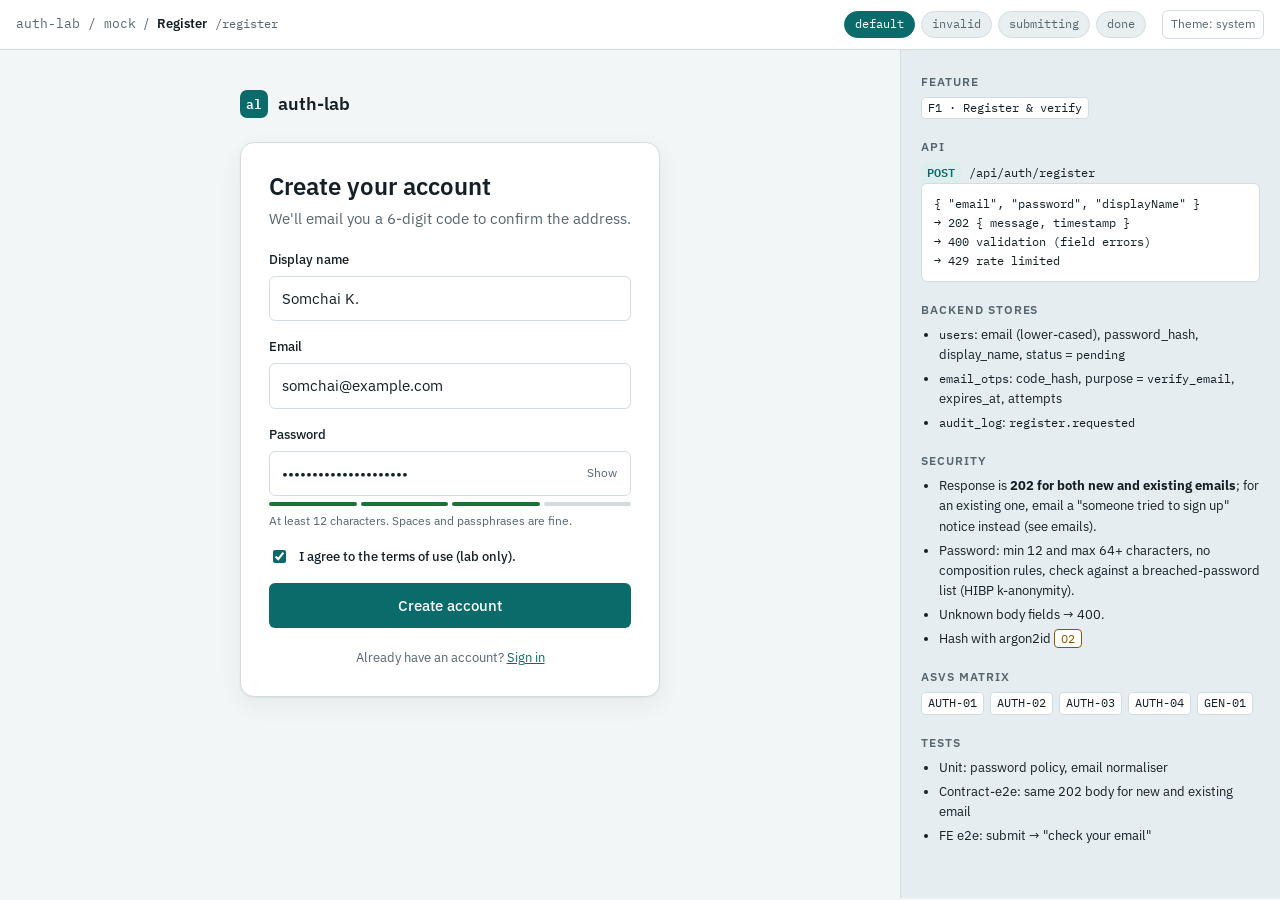
<file: docs/ui-mock/register.html>
<!doctype html>
<html lang="en">
<head>
<meta charset="utf-8">
<meta name="viewport" content="width=device-width, initial-scale=1, viewport-fit=cover">
<meta name="claude:viewport-fit-sides" content="cover">
<title>Create account · auth-lab mock</title>
<link rel="stylesheet" href="https://fonts.googleapis.com/css2?family=IBM+Plex+Mono:wght@400;600&family=IBM+Plex+Sans:wght@400;500;600&display=swap">
<link rel="stylesheet" href="assets/mock.css">
</head>
<body>
<header class="mockbar">
  <div class="mockbar__crumb"><a href="index.html">auth-lab / mock</a><span>/</span><strong>Register</strong><span class="mono">/register</span></div>
  <div class="mockbar__states" role="group" aria-label="Screen state">
    <button class="chip" type="button" data-set-state="default">default</button>
    <button class="chip" type="button" data-set-state="invalid">invalid</button>
    <button class="chip" type="button" data-set-state="submitting">submitting</button>
    <button class="chip" type="button" data-set-state="done">done</button>
  </div>
  <button class="theme-toggle" type="button">Theme</button>
</header>

<main class="stage">
  <div class="canvas">
    <div class="auth-wrap">
      <a class="brand" href="login.html"><span class="brand__mark">al</span>auth-lab</a>

      <div class="card" data-show="default invalid submitting">
        <div class="card__head">
          <h1>Create your account</h1>
          <p>We'll email you a 6-digit code to confirm the address.</p>
        </div>
        <form novalidate>
          <div class="field">
            <label for="name">Display name</label>
            <input id="name" type="text" autocomplete="name" value="Somchai K." maxlength="50">
          </div>

          <div class="field" data-show="default submitting">
            <label for="email">Email</label>
            <input id="email" type="email" autocomplete="email" inputmode="email" value="somchai@example.com">
          </div>
          <div class="field field--error" data-show="invalid">
            <label for="email-bad">Email</label>
            <input id="email-bad" type="email" autocomplete="email" value="somchai@example" aria-invalid="true" aria-describedby="email-bad-err">
            <span class="field__error" id="email-bad-err">Enter an email address like name@example.com.</span>
          </div>

          <div class="field" data-show="default submitting">
            <label for="pw">Password</label>
            <div class="input-wrap">
              <input id="pw" type="password" autocomplete="new-password" value="correct horse battery" aria-describedby="pw-hint">
              <button class="reveal" type="button" data-reveal="pw" aria-pressed="false">Show</button>
            </div>
            <div class="pw-meter" data-score="3" aria-hidden="true"><span></span><span></span><span></span><span></span></div>
            <span class="field__hint" id="pw-hint">At least 12 characters. Spaces and passphrases are fine.</span>
          </div>
          <div class="field field--error" data-show="invalid">
            <label for="pw-bad">Password</label>
            <div class="input-wrap">
              <input id="pw-bad" type="password" autocomplete="new-password" value="password123" aria-invalid="true" aria-describedby="pw-bad-err">
              <button class="reveal" type="button" data-reveal="pw-bad" aria-pressed="false">Show</button>
            </div>
            <div class="pw-meter" data-score="1" aria-hidden="true"><span></span><span></span><span></span><span></span></div>
            <span class="field__error" id="pw-bad-err">This password has appeared in a data breach. Choose a different one.</span>
          </div>

          <label class="check"><input id="terms" type="checkbox" checked> <span>I agree to the terms of use (lab only).</span></label>

          <button class="btn btn--primary btn--block" type="submit" data-show="default invalid">Create account</button>
          <button class="btn btn--primary btn--block" type="submit" disabled data-show="submitting"><span class="spinner" aria-hidden="true"></span>Creating account…</button>
        </form>
        <p class="card__foot">Already have an account? <a href="login.html">Sign in</a></p>
      </div>

      <div class="card center" data-show="done">
        <div class="big-icon big-icon--accent" aria-hidden="true">@</div>
        <div class="card__head">
          <h1>Check your email</h1>
          <p>If <strong>somchai@example.com</strong> can be registered, we've sent a 6-digit code to it. The code expires in 10 minutes.</p>
        </div>
        <a class="btn btn--primary btn--block" href="verify-email.html">Enter code</a>
        <p class="card__foot">Wrong address? <a href="register.html#default">Start again</a></p>
      </div>
    </div>
  </div>

  <aside class="spec" aria-label="Developer notes">
    <section>
      <h2>Feature</h2>
      <div class="tags"><span class="tag">F1 · Register &amp; verify</span></div>
    </section>
    <section>
      <h2>API</h2>
      <div class="endpoint"><span class="method">POST</span><span>/api/auth/register</span></div>
      <pre>{ "email", "password", "displayName" }
→ 202 { message, timestamp }
→ 400 validation (field errors)
→ 429 rate limited</pre>
    </section>
    <section>
      <h2>Backend stores</h2>
      <ul>
        <li><code>users</code>: email (lower-cased), password_hash, display_name, status = <code>pending</code></li>
        <li><code>email_otps</code>: code_hash, purpose = <code>verify_email</code>, expires_at, attempts</li>
        <li><code>audit_log</code>: <code>register.requested</code></li>
      </ul>
    </section>
    <section>
      <h2>Security</h2>
      <ul>
        <li>Response is <strong>202 for both new and existing emails</strong>; for an existing one, email a "someone tried to sign up" notice instead (see emails).</li>
        <li>Password: min 12 and max 64+ characters, no composition rules, check against a breached-password list (HIBP k-anonymity).</li>
        <li>Unknown body fields → 400.</li>
        <li>Hash with argon2id <span class="tag tag--open">O2</span></li>
      </ul>
    </section>
    <section>
      <h2>ASVS matrix</h2>
      <div class="tags"><span class="tag">AUTH-01</span><span class="tag">AUTH-02</span><span class="tag">AUTH-03</span><span class="tag">AUTH-04</span><span class="tag">GEN-01</span></div>
    </section>
    <section>
      <h2>Tests</h2>
      <ul>
        <li>Unit: password policy, email normaliser</li>
        <li>Contract-e2e: same 202 body for new and existing email</li>
        <li>FE e2e: submit → "check your email"</li>
      </ul>
    </section>
  </aside>
</main>
<script src="assets/mock.js"></script>
</body>
</html>
</file>
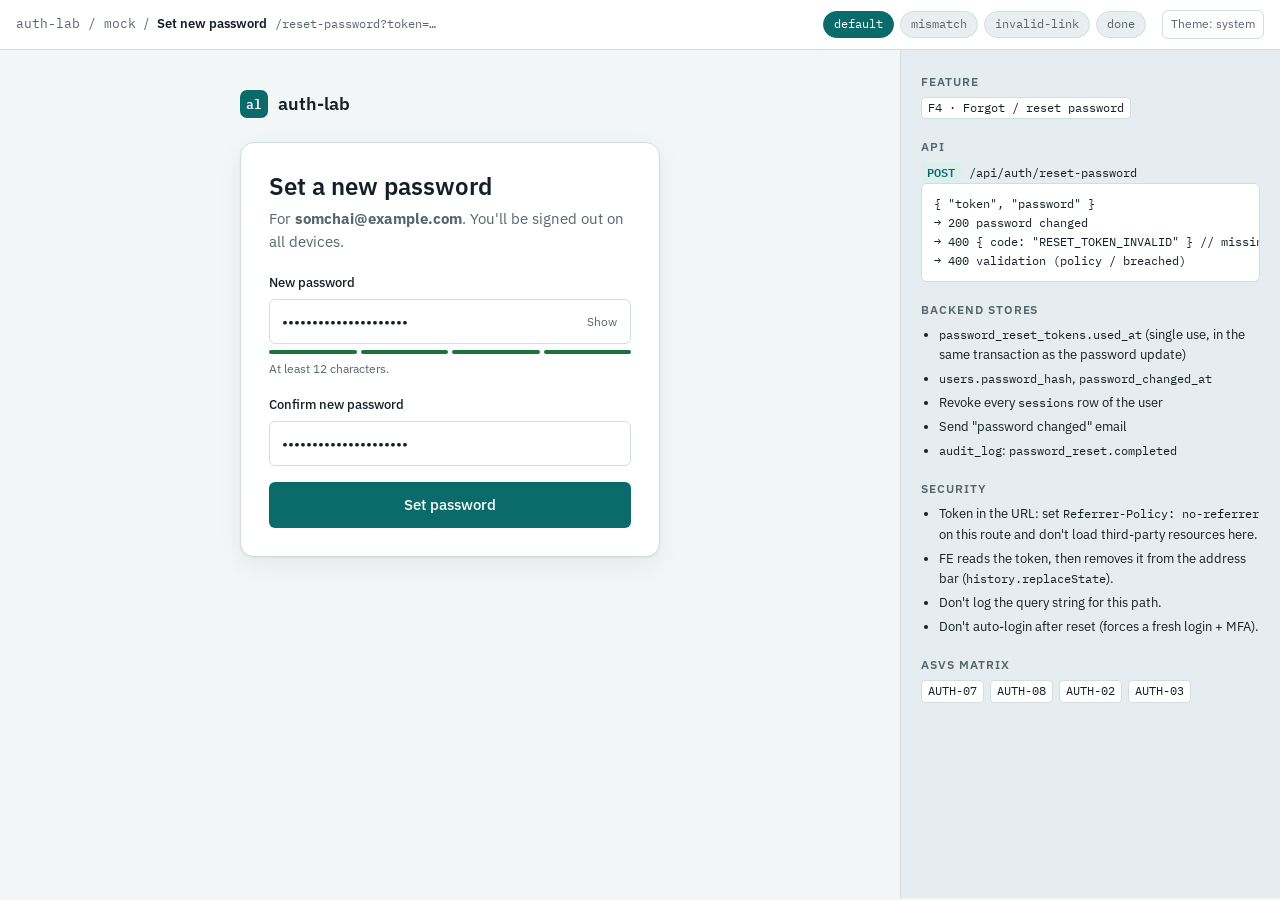
<file: docs/ui-mock/reset-password.html>
<!doctype html>
<html lang="en">
<head>
<meta charset="utf-8">
<meta name="viewport" content="width=device-width, initial-scale=1, viewport-fit=cover">
<meta name="claude:viewport-fit-sides" content="cover">
<title>Set new password · auth-lab mock</title>
<link rel="stylesheet" href="https://fonts.googleapis.com/css2?family=IBM+Plex+Mono:wght@400;600&family=IBM+Plex+Sans:wght@400;500;600&display=swap">
<link rel="stylesheet" href="assets/mock.css">
</head>
<body>
<header class="mockbar">
  <div class="mockbar__crumb"><a href="index.html">auth-lab / mock</a><span>/</span><strong>Set new password</strong><span class="mono">/reset-password?token=…</span></div>
  <div class="mockbar__states" role="group" aria-label="Screen state">
    <button class="chip" type="button" data-set-state="default">default</button>
    <button class="chip" type="button" data-set-state="mismatch">mismatch</button>
    <button class="chip" type="button" data-set-state="invalid-link">invalid-link</button>
    <button class="chip" type="button" data-set-state="done">done</button>
  </div>
  <button class="theme-toggle" type="button">Theme</button>
</header>

<main class="stage">
  <div class="canvas">
    <div class="auth-wrap">
      <a class="brand" href="login.html"><span class="brand__mark">al</span>auth-lab</a>

      <div class="card" data-show="default mismatch">
        <div class="card__head">
          <h1>Set a new password</h1>
          <p>For <strong>somchai@example.com</strong>. You'll be signed out on all devices.</p>
        </div>
        <form novalidate>
          <div class="field">
            <label for="pw">New password</label>
            <div class="input-wrap">
              <input id="pw" type="password" autocomplete="new-password" value="a new long passphrase">
              <button class="reveal" type="button" data-reveal="pw" aria-pressed="false">Show</button>
            </div>
            <div class="pw-meter" data-score="4" aria-hidden="true"><span></span><span></span><span></span><span></span></div>
            <span class="field__hint">At least 12 characters.</span>
          </div>
          <div class="field" data-show="default">
            <label for="pw2">Confirm new password</label>
            <input id="pw2" type="password" autocomplete="new-password" value="a new long passphrase">
          </div>
          <div class="field field--error" data-show="mismatch">
            <label for="pw2-bad">Confirm new password</label>
            <input id="pw2-bad" type="password" autocomplete="new-password" value="a new long passphrse" aria-invalid="true" aria-describedby="pw2-err">
            <span class="field__error" id="pw2-err">Passwords don't match.</span>
          </div>
          <button class="btn btn--primary btn--block" type="submit">Set password</button>
        </form>
      </div>

      <div class="card center" data-show="invalid-link">
        <div class="big-icon big-icon--warn" aria-hidden="true">!</div>
        <div class="card__head">
          <h1>This link can't be used</h1>
          <p>Reset links work once and expire after 30 minutes. Request a new one to continue.</p>
        </div>
        <a class="btn btn--primary btn--block" href="forgot-password.html">Request a new link</a>
      </div>

      <div class="card center" data-show="done">
        <div class="big-icon big-icon--ok" aria-hidden="true">✓</div>
        <div class="card__head">
          <h1>Password updated</h1>
          <p>We signed you out everywhere. Sign in with your new password.</p>
        </div>
        <a class="btn btn--primary btn--block" href="login.html">Sign in</a>
      </div>
    </div>
  </div>

  <aside class="spec" aria-label="Developer notes">
    <section>
      <h2>Feature</h2>
      <div class="tags"><span class="tag">F4 · Forgot / reset password</span></div>
    </section>
    <section>
      <h2>API</h2>
      <div class="endpoint"><span class="method">POST</span><span>/api/auth/reset-password</span></div>
      <pre>{ "token", "password" }
→ 200 password changed
→ 400 { code: "RESET_TOKEN_INVALID" } // missing, used or expired
→ 400 validation (policy / breached)</pre>
    </section>
    <section>
      <h2>Backend stores</h2>
      <ul>
        <li><code>password_reset_tokens.used_at</code> (single use, in the same transaction as the password update)</li>
        <li><code>users.password_hash</code>, <code>password_changed_at</code></li>
        <li>Revoke every <code>sessions</code> row of the user</li>
        <li>Send "password changed" email</li>
        <li><code>audit_log</code>: <code>password_reset.completed</code></li>
      </ul>
    </section>
    <section>
      <h2>Security</h2>
      <ul>
        <li>Token in the URL: set <code>Referrer-Policy: no-referrer</code> on this route and don't load third-party resources here.</li>
        <li>FE reads the token, then removes it from the address bar (<code>history.replaceState</code>).</li>
        <li>Don't log the query string for this path.</li>
        <li>Don't auto-login after reset (forces a fresh login + MFA).</li>
      </ul>
    </section>
    <section>
      <h2>ASVS matrix</h2>
      <div class="tags"><span class="tag">AUTH-07</span><span class="tag">AUTH-08</span><span class="tag">AUTH-02</span><span class="tag">AUTH-03</span></div>
    </section>
  </aside>
</main>
<script src="assets/mock.js"></script>
</body>
</html>
</file>
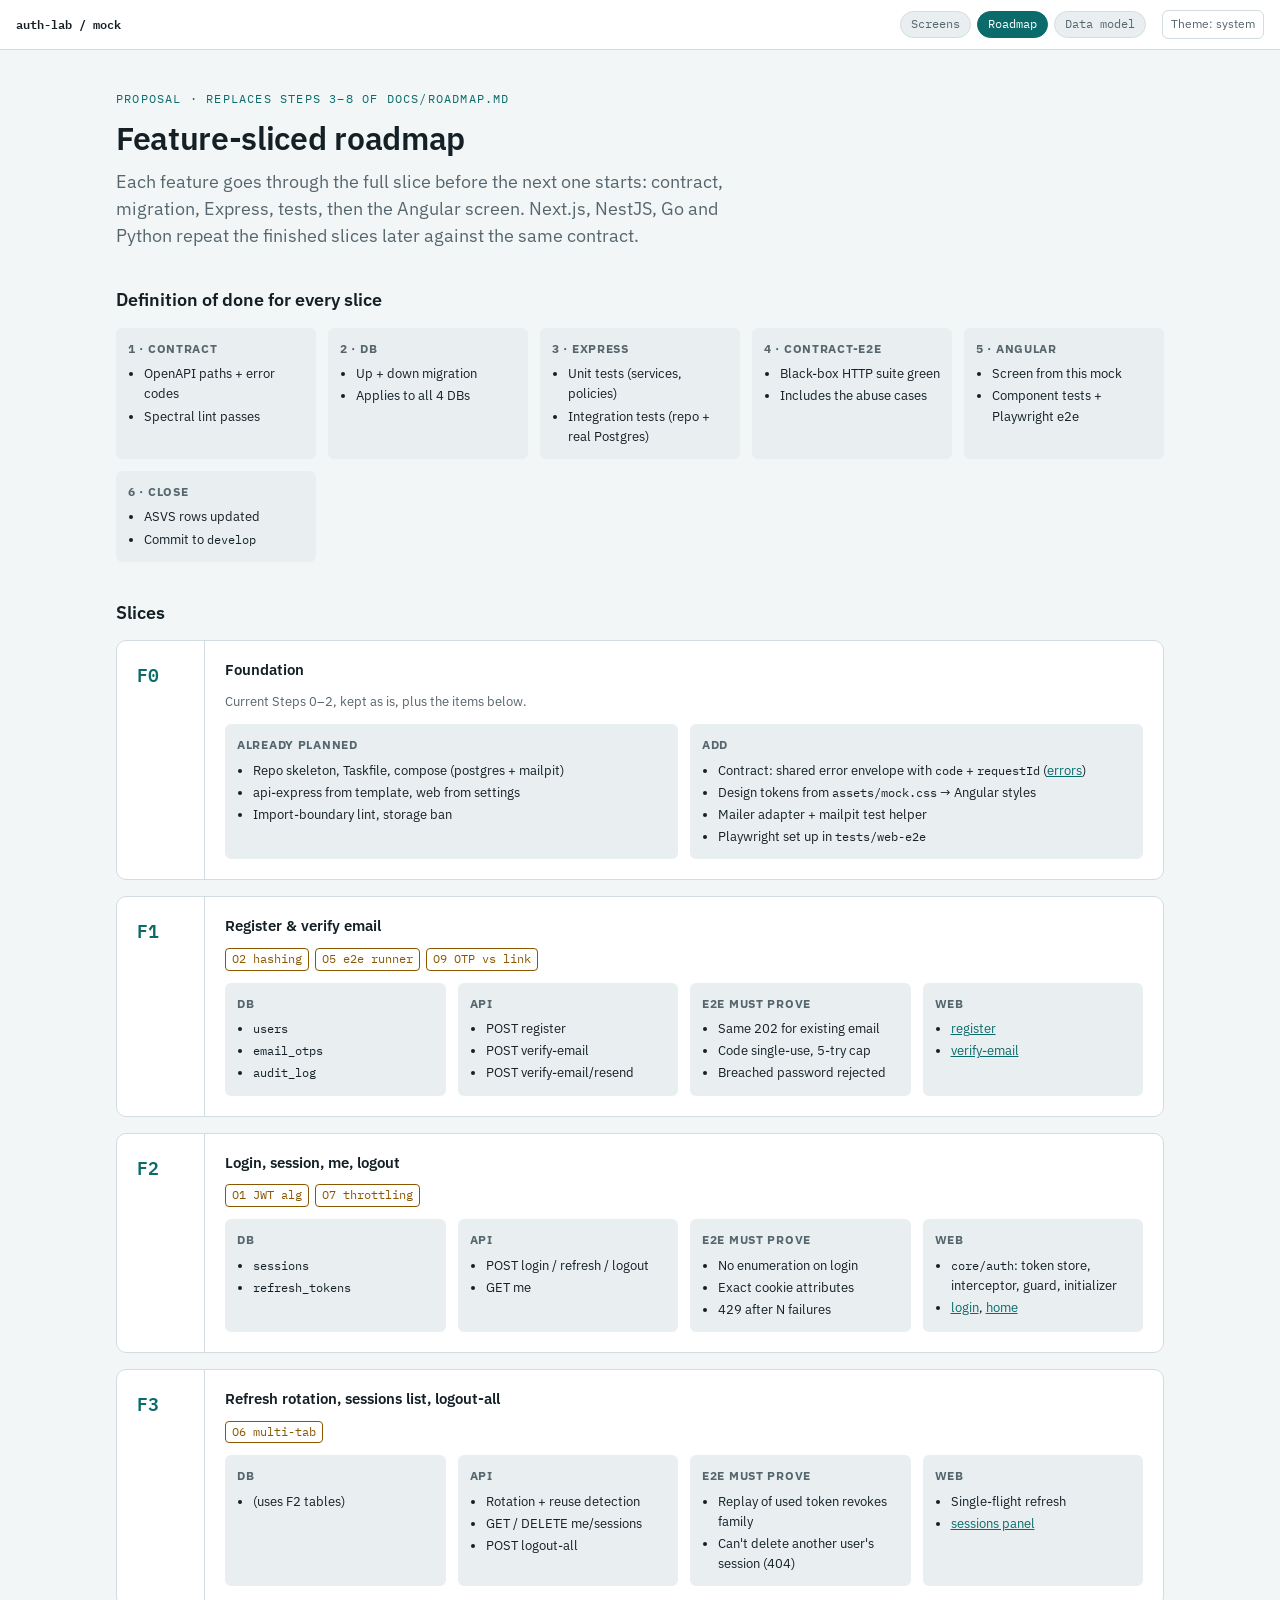
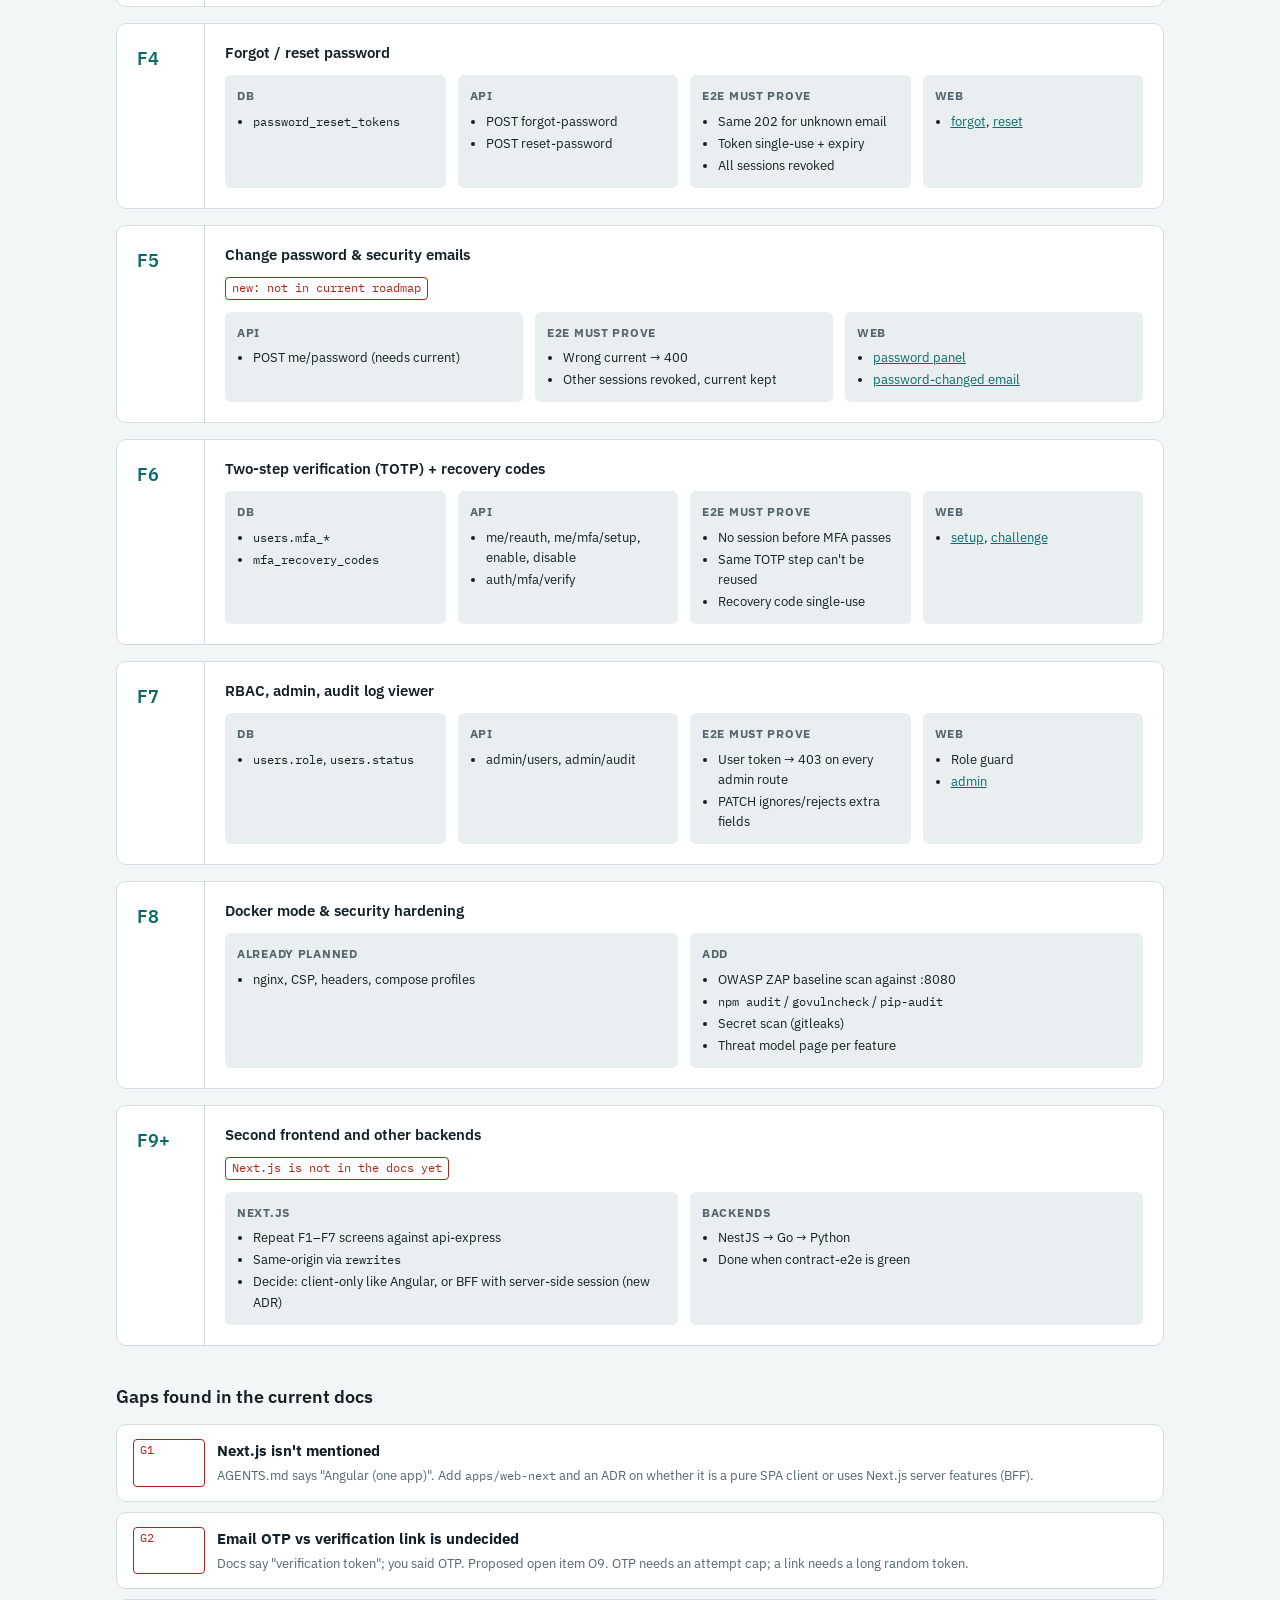
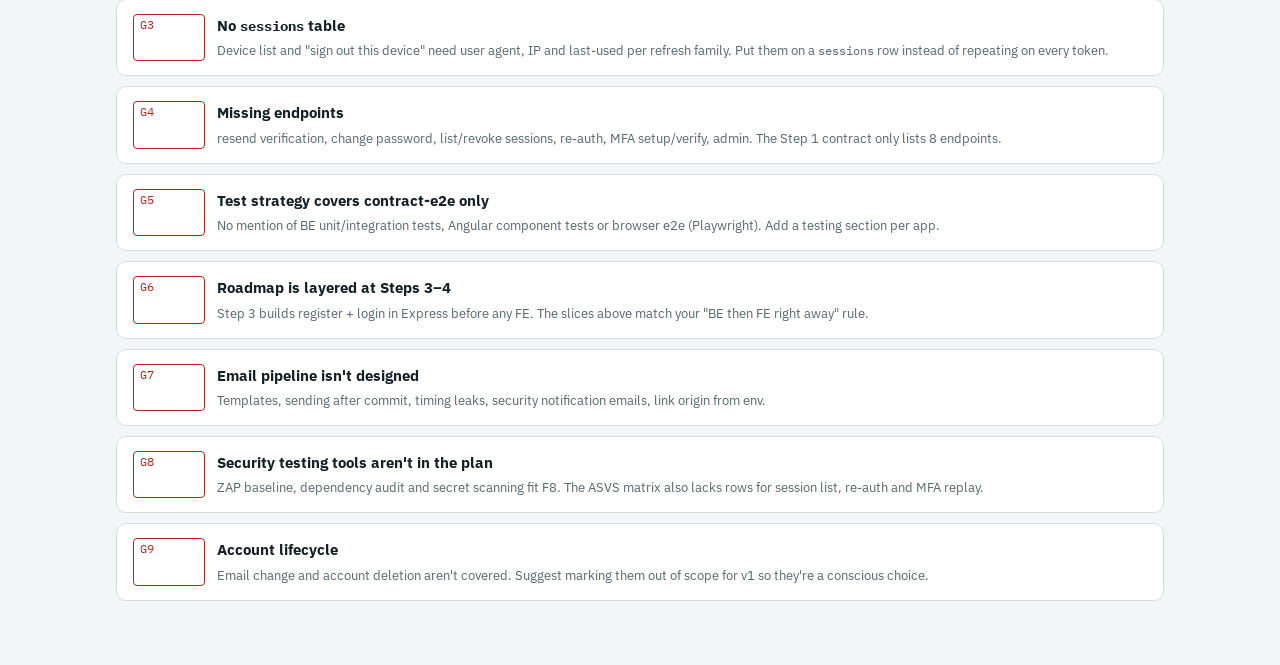
<file: docs/ui-mock/roadmap.html>
<!doctype html>
<html lang="en">
<head>
<meta charset="utf-8">
<meta name="viewport" content="width=device-width, initial-scale=1, viewport-fit=cover">
<meta name="claude:viewport-fit-sides" content="cover">
<title>Roadmap · auth-lab mock</title>
<link rel="stylesheet" href="https://fonts.googleapis.com/css2?family=IBM+Plex+Mono:wght@400;600&family=IBM+Plex+Sans:wght@400;500;600&display=swap">
<link rel="stylesheet" href="assets/mock.css">
</head>
<body>
<header class="mockbar">
  <div class="mockbar__crumb"><strong class="mono">auth-lab / mock</strong></div>
  <nav class="mockbar__states" aria-label="Docs">
    <a class="chip" href="index.html" style="text-decoration:none">Screens</a>
    <a class="chip" href="roadmap.html" aria-pressed="true" style="text-decoration:none">Roadmap</a>
    <a class="chip" href="data-model.html" style="text-decoration:none">Data model</a>
  </nav>
  <button class="theme-toggle" type="button">Theme</button>
</header>

<main class="doc">
  <div class="doc__hero">
    <span class="eyebrow">Proposal · replaces Steps 3–8 of docs/roadmap.md</span>
    <h1>Feature-sliced roadmap</h1>
    <p>Each feature goes through the full slice before the next one starts: contract, migration, Express, tests, then the Angular screen. Next.js, NestJS, Go and Python repeat the finished slices later against the same contract.</p>
  </div>

  <section>
    <h2>Definition of done for every slice</h2>
    <div class="lanes">
      <div class="lane"><h4>1 · Contract</h4><ul><li>OpenAPI paths + error codes</li><li>Spectral lint passes</li></ul></div>
      <div class="lane"><h4>2 · DB</h4><ul><li>Up + down migration</li><li>Applies to all 4 DBs</li></ul></div>
      <div class="lane"><h4>3 · Express</h4><ul><li>Unit tests (services, policies)</li><li>Integration tests (repo + real Postgres)</li></ul></div>
      <div class="lane"><h4>4 · Contract-e2e</h4><ul><li>Black-box HTTP suite green</li><li>Includes the abuse cases</li></ul></div>
      <div class="lane"><h4>5 · Angular</h4><ul><li>Screen from this mock</li><li>Component tests + Playwright e2e</li></ul></div>
      <div class="lane"><h4>6 · Close</h4><ul><li>ASVS rows updated</li><li>Commit to <code>develop</code></li></ul></div>
    </div>
  </section>

  <section>
    <h2>Slices</h2>

    <article class="feature">
      <div class="feature__id">F0</div>
      <div class="feature__body">
        <h3>Foundation</h3>
        <p class="small muted">Current Steps 0–2, kept as is, plus the items below.</p>
        <div class="lanes">
          <div class="lane"><h4>Already planned</h4><ul><li>Repo skeleton, Taskfile, compose (postgres + mailpit)</li><li>api-express from template, web from settings</li><li>Import-boundary lint, storage ban</li></ul></div>
          <div class="lane"><h4>Add</h4><ul><li>Contract: shared error envelope with <code>code</code> + <code>requestId</code> (<a href="errors.html">errors</a>)</li><li>Design tokens from <code>assets/mock.css</code> → Angular styles</li><li>Mailer adapter + mailpit test helper</li><li>Playwright set up in <code>tests/web-e2e</code></li></ul></div>
        </div>
      </div>
    </article>

    <article class="feature">
      <div class="feature__id">F1</div>
      <div class="feature__body">
        <h3>Register &amp; verify email</h3>
        <div class="tags"><span class="tag tag--open">O2 hashing</span><span class="tag tag--open">O5 e2e runner</span><span class="tag tag--open">O9 OTP vs link</span></div>
        <div class="lanes">
          <div class="lane"><h4>DB</h4><ul><li><code>users</code></li><li><code>email_otps</code></li><li><code>audit_log</code></li></ul></div>
          <div class="lane"><h4>API</h4><ul><li>POST register</li><li>POST verify-email</li><li>POST verify-email/resend</li></ul></div>
          <div class="lane"><h4>e2e must prove</h4><ul><li>Same 202 for existing email</li><li>Code single-use, 5-try cap</li><li>Breached password rejected</li></ul></div>
          <div class="lane"><h4>Web</h4><ul><li><a href="register.html">register</a></li><li><a href="verify-email.html">verify-email</a></li></ul></div>
        </div>
      </div>
    </article>

    <article class="feature">
      <div class="feature__id">F2</div>
      <div class="feature__body">
        <h3>Login, session, me, logout</h3>
        <div class="tags"><span class="tag tag--open">O1 JWT alg</span><span class="tag tag--open">O7 throttling</span></div>
        <div class="lanes">
          <div class="lane"><h4>DB</h4><ul><li><code>sessions</code></li><li><code>refresh_tokens</code></li></ul></div>
          <div class="lane"><h4>API</h4><ul><li>POST login / refresh / logout</li><li>GET me</li></ul></div>
          <div class="lane"><h4>e2e must prove</h4><ul><li>No enumeration on login</li><li>Exact cookie attributes</li><li>429 after N failures</li></ul></div>
          <div class="lane"><h4>Web</h4><ul><li><code>core/auth</code>: token store, interceptor, guard, initializer</li><li><a href="login.html">login</a>, <a href="dashboard.html">home</a></li></ul></div>
        </div>
      </div>
    </article>

    <article class="feature">
      <div class="feature__id">F3</div>
      <div class="feature__body">
        <h3>Refresh rotation, sessions list, logout-all</h3>
        <div class="tags"><span class="tag tag--open">O6 multi-tab</span></div>
        <div class="lanes">
          <div class="lane"><h4>DB</h4><ul><li>(uses F2 tables)</li></ul></div>
          <div class="lane"><h4>API</h4><ul><li>Rotation + reuse detection</li><li>GET / DELETE me/sessions</li><li>POST logout-all</li></ul></div>
          <div class="lane"><h4>e2e must prove</h4><ul><li>Replay of used token revokes family</li><li>Can't delete another user's session (404)</li></ul></div>
          <div class="lane"><h4>Web</h4><ul><li>Single-flight refresh</li><li><a href="account-security.html">sessions panel</a></li></ul></div>
        </div>
      </div>
    </article>

    <article class="feature">
      <div class="feature__id">F4</div>
      <div class="feature__body">
        <h3>Forgot / reset password</h3>
        <div class="lanes">
          <div class="lane"><h4>DB</h4><ul><li><code>password_reset_tokens</code></li></ul></div>
          <div class="lane"><h4>API</h4><ul><li>POST forgot-password</li><li>POST reset-password</li></ul></div>
          <div class="lane"><h4>e2e must prove</h4><ul><li>Same 202 for unknown email</li><li>Token single-use + expiry</li><li>All sessions revoked</li></ul></div>
          <div class="lane"><h4>Web</h4><ul><li><a href="forgot-password.html">forgot</a>, <a href="reset-password.html">reset</a></li></ul></div>
        </div>
      </div>
    </article>

    <article class="feature">
      <div class="feature__id">F5</div>
      <div class="feature__body">
        <h3>Change password &amp; security emails</h3>
        <span class="tag tag--gap" style="align-self:flex-start">new: not in current roadmap</span>
        <div class="lanes">
          <div class="lane"><h4>API</h4><ul><li>POST me/password (needs current)</li></ul></div>
          <div class="lane"><h4>e2e must prove</h4><ul><li>Wrong current → 400</li><li>Other sessions revoked, current kept</li></ul></div>
          <div class="lane"><h4>Web</h4><ul><li><a href="account-security.html">password panel</a></li><li><a href="emails.html#changed">password-changed email</a></li></ul></div>
        </div>
      </div>
    </article>

    <article class="feature">
      <div class="feature__id">F6</div>
      <div class="feature__body">
        <h3>Two-step verification (TOTP) + recovery codes</h3>
        <div class="lanes">
          <div class="lane"><h4>DB</h4><ul><li><code>users.mfa_*</code></li><li><code>mfa_recovery_codes</code></li></ul></div>
          <div class="lane"><h4>API</h4><ul><li>me/reauth, me/mfa/setup, enable, disable</li><li>auth/mfa/verify</li></ul></div>
          <div class="lane"><h4>e2e must prove</h4><ul><li>No session before MFA passes</li><li>Same TOTP step can't be reused</li><li>Recovery code single-use</li></ul></div>
          <div class="lane"><h4>Web</h4><ul><li><a href="mfa-setup.html">setup</a>, <a href="mfa-challenge.html">challenge</a></li></ul></div>
        </div>
      </div>
    </article>

    <article class="feature">
      <div class="feature__id">F7</div>
      <div class="feature__body">
        <h3>RBAC, admin, audit log viewer</h3>
        <div class="lanes">
          <div class="lane"><h4>DB</h4><ul><li><code>users.role</code>, <code>users.status</code></li></ul></div>
          <div class="lane"><h4>API</h4><ul><li>admin/users, admin/audit</li></ul></div>
          <div class="lane"><h4>e2e must prove</h4><ul><li>User token → 403 on every admin route</li><li>PATCH ignores/rejects extra fields</li></ul></div>
          <div class="lane"><h4>Web</h4><ul><li>Role guard</li><li><a href="admin-users.html">admin</a></li></ul></div>
        </div>
      </div>
    </article>

    <article class="feature">
      <div class="feature__id">F8</div>
      <div class="feature__body">
        <h3>Docker mode &amp; security hardening</h3>
        <div class="lanes">
          <div class="lane"><h4>Already planned</h4><ul><li>nginx, CSP, headers, compose profiles</li></ul></div>
          <div class="lane"><h4>Add</h4><ul><li>OWASP ZAP baseline scan against :8080</li><li><code>npm audit</code> / <code>govulncheck</code> / <code>pip-audit</code></li><li>Secret scan (gitleaks)</li><li>Threat model page per feature</li></ul></div>
        </div>
      </div>
    </article>

    <article class="feature">
      <div class="feature__id">F9+</div>
      <div class="feature__body">
        <h3>Second frontend and other backends</h3>
        <span class="tag tag--gap" style="align-self:flex-start">Next.js is not in the docs yet</span>
        <div class="lanes">
          <div class="lane"><h4>Next.js</h4><ul><li>Repeat F1–F7 screens against api-express</li><li>Same-origin via <code>rewrites</code></li><li>Decide: client-only like Angular, or BFF with server-side session (new ADR)</li></ul></div>
          <div class="lane"><h4>Backends</h4><ul><li>NestJS → Go → Python</li><li>Done when contract-e2e is green</li></ul></div>
        </div>
      </div>
    </article>
  </section>

  <section>
    <h2>Gaps found in the current docs</h2>
    <div class="gaps">
      <div class="gap-item"><span class="tag tag--gap">G1</span><div><strong>Next.js isn't mentioned</strong><p>AGENTS.md says "Angular (one app)". Add <code>apps/web-next</code> and an ADR on whether it is a pure SPA client or uses Next.js server features (BFF).</p></div></div>
      <div class="gap-item"><span class="tag tag--gap">G2</span><div><strong>Email OTP vs verification link is undecided</strong><p>Docs say "verification token"; you said OTP. Proposed open item O9. OTP needs an attempt cap; a link needs a long random token.</p></div></div>
      <div class="gap-item"><span class="tag tag--gap">G3</span><div><strong>No <code>sessions</code> table</strong><p>Device list and "sign out this device" need user agent, IP and last-used per refresh family. Put them on a <code>sessions</code> row instead of repeating on every token.</p></div></div>
      <div class="gap-item"><span class="tag tag--gap">G4</span><div><strong>Missing endpoints</strong><p>resend verification, change password, list/revoke sessions, re-auth, MFA setup/verify, admin. The Step 1 contract only lists 8 endpoints.</p></div></div>
      <div class="gap-item"><span class="tag tag--gap">G5</span><div><strong>Test strategy covers contract-e2e only</strong><p>No mention of BE unit/integration tests, Angular component tests or browser e2e (Playwright). Add a testing section per app.</p></div></div>
      <div class="gap-item"><span class="tag tag--gap">G6</span><div><strong>Roadmap is layered at Steps 3–4</strong><p>Step 3 builds register + login in Express before any FE. The slices above match your "BE then FE right away" rule.</p></div></div>
      <div class="gap-item"><span class="tag tag--gap">G7</span><div><strong>Email pipeline isn't designed</strong><p>Templates, sending after commit, timing leaks, security notification emails, link origin from env.</p></div></div>
      <div class="gap-item"><span class="tag tag--gap">G8</span><div><strong>Security testing tools aren't in the plan</strong><p>ZAP baseline, dependency audit and secret scanning fit F8. The ASVS matrix also lacks rows for session list, re-auth and MFA replay.</p></div></div>
      <div class="gap-item"><span class="tag tag--gap">G9</span><div><strong>Account lifecycle</strong><p>Email change and account deletion aren't covered. Suggest marking them out of scope for v1 so they're a conscious choice.</p></div></div>
    </div>
  </section>
</main>
<script src="assets/mock.js"></script>
</body>
</html>
</file>
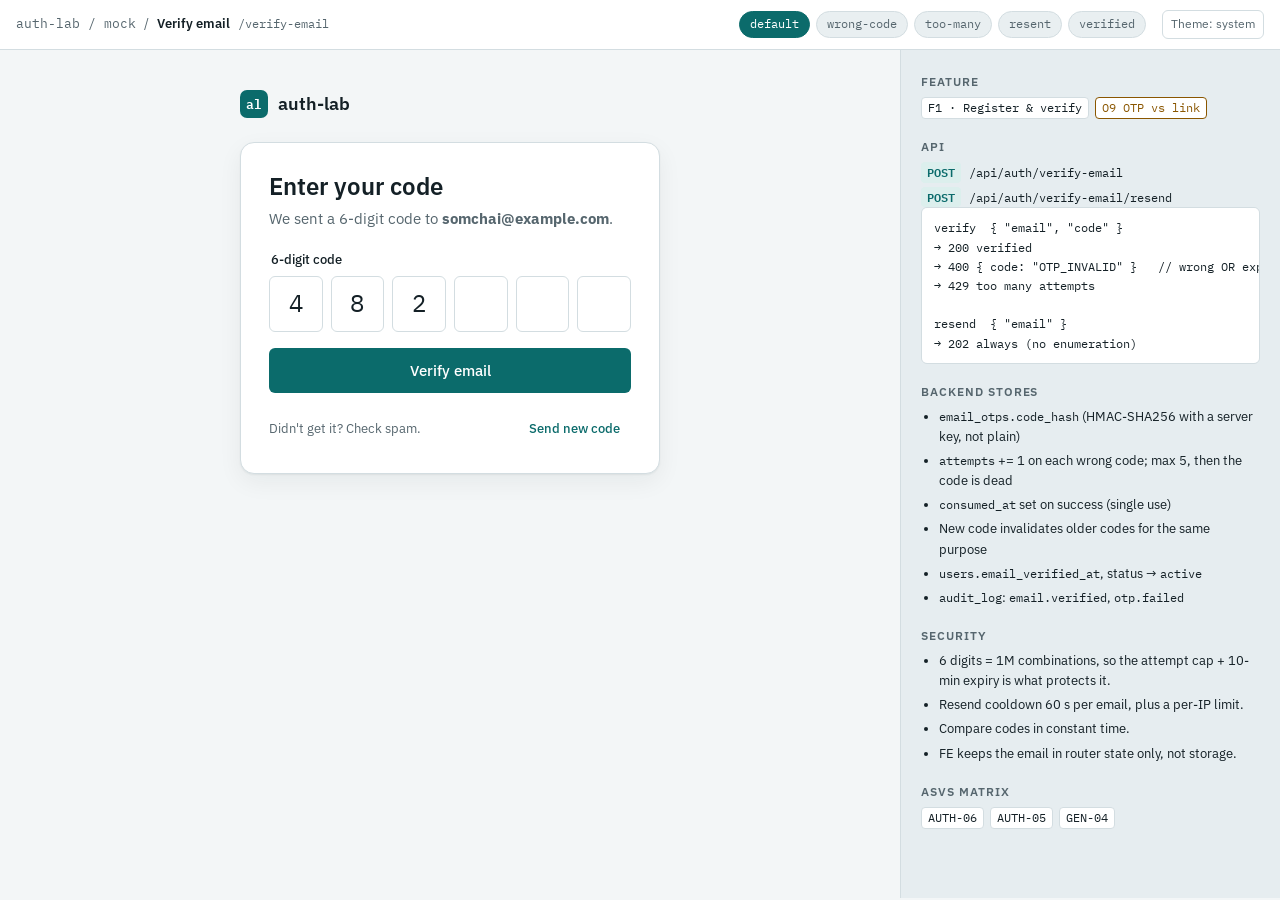
<file: docs/ui-mock/verify-email.html>
<!doctype html>
<html lang="en">
<head>
<meta charset="utf-8">
<meta name="viewport" content="width=device-width, initial-scale=1, viewport-fit=cover">
<meta name="claude:viewport-fit-sides" content="cover">
<title>Verify email · auth-lab mock</title>
<link rel="stylesheet" href="https://fonts.googleapis.com/css2?family=IBM+Plex+Mono:wght@400;600&family=IBM+Plex+Sans:wght@400;500;600&display=swap">
<link rel="stylesheet" href="assets/mock.css">
</head>
<body>
<header class="mockbar">
  <div class="mockbar__crumb"><a href="index.html">auth-lab / mock</a><span>/</span><strong>Verify email</strong><span class="mono">/verify-email</span></div>
  <div class="mockbar__states" role="group" aria-label="Screen state">
    <button class="chip" type="button" data-set-state="default">default</button>
    <button class="chip" type="button" data-set-state="wrong-code">wrong-code</button>
    <button class="chip" type="button" data-set-state="too-many">too-many</button>
    <button class="chip" type="button" data-set-state="resent">resent</button>
    <button class="chip" type="button" data-set-state="verified">verified</button>
  </div>
  <button class="theme-toggle" type="button">Theme</button>
</header>

<main class="stage">
  <div class="canvas">
    <div class="auth-wrap">
      <a class="brand" href="login.html"><span class="brand__mark">al</span>auth-lab</a>

      <div class="card" data-show="default wrong-code too-many resent">
        <div class="card__head">
          <h1>Enter your code</h1>
          <p>We sent a 6-digit code to <strong>somchai@example.com</strong>.</p>
        </div>

        <div class="alert alert--error" role="alert" data-show="wrong-code">
          <span class="alert__icon" aria-hidden="true">!</span>
          <div><strong>That code is incorrect or has expired.</strong>Check the latest email, or send a new code. 3 tries left.</div>
        </div>
        <div class="alert alert--warn" role="alert" data-show="too-many">
          <span class="alert__icon" aria-hidden="true">!</span>
          <div><strong>Too many incorrect codes.</strong>This code no longer works. Send a new code to continue.</div>
        </div>
        <div class="alert alert--ok" role="status" data-show="resent">
          <span class="alert__icon" aria-hidden="true">✓</span>
          <div><strong>New code sent.</strong>Earlier codes no longer work.</div>
        </div>

        <form novalidate>
          <fieldset class="field" style="border:0;padding:0;margin:0">
            <legend class="small" style="font-weight:500;margin-bottom:6px">6-digit code</legend>
            <div class="otp" data-show="default resent">
              <input id="otp-1" type="text" inputmode="numeric" autocomplete="one-time-code" maxlength="1" aria-label="Digit 1" value="4">
              <input id="otp-2" type="text" inputmode="numeric" maxlength="1" aria-label="Digit 2" value="8">
              <input id="otp-3" type="text" inputmode="numeric" maxlength="1" aria-label="Digit 3" value="2">
              <input id="otp-4" type="text" inputmode="numeric" maxlength="1" aria-label="Digit 4">
              <input id="otp-5" type="text" inputmode="numeric" maxlength="1" aria-label="Digit 5">
              <input id="otp-6" type="text" inputmode="numeric" maxlength="1" aria-label="Digit 6">
            </div>
            <div class="otp otp--error" data-show="wrong-code too-many">
              <input id="otpe-1" type="text" inputmode="numeric" maxlength="1" aria-label="Digit 1" value="4" aria-invalid="true">
              <input id="otpe-2" type="text" inputmode="numeric" maxlength="1" aria-label="Digit 2" value="8" aria-invalid="true">
              <input id="otpe-3" type="text" inputmode="numeric" maxlength="1" aria-label="Digit 3" value="2" aria-invalid="true">
              <input id="otpe-4" type="text" inputmode="numeric" maxlength="1" aria-label="Digit 4" value="9" aria-invalid="true">
              <input id="otpe-5" type="text" inputmode="numeric" maxlength="1" aria-label="Digit 5" value="1" aria-invalid="true">
              <input id="otpe-6" type="text" inputmode="numeric" maxlength="1" aria-label="Digit 6" value="7" aria-invalid="true">
            </div>
          </fieldset>
          <button class="btn btn--primary btn--block" type="submit" data-show="default wrong-code resent">Verify email</button>
          <button class="btn btn--primary btn--block" type="submit" disabled data-show="too-many">Verify email</button>
        </form>

        <div class="row small">
          <span class="muted" data-show="default wrong-code">Didn't get it? Check spam.</span>
          <span class="muted" data-show="too-many">Get a fresh code.</span>
          <span class="muted" data-show="resent">You can send another code in <span class="mono">0:58</span>.</span>
          <button class="btn btn--ghost btn--sm" type="button" data-show="default wrong-code too-many">Send new code</button>
          <button class="btn btn--ghost btn--sm" type="button" disabled data-show="resent">Send new code</button>
        </div>
      </div>

      <div class="card center" data-show="verified">
        <div class="big-icon big-icon--ok" aria-hidden="true">✓</div>
        <div class="card__head">
          <h1>Email verified</h1>
          <p>Your account is ready. Sign in to continue.</p>
        </div>
        <a class="btn btn--primary btn--block" href="login.html">Sign in</a>
      </div>
    </div>
  </div>

  <aside class="spec" aria-label="Developer notes">
    <section>
      <h2>Feature</h2>
      <div class="tags"><span class="tag">F1 · Register &amp; verify</span><span class="tag tag--open">O9 OTP vs link</span></div>
    </section>
    <section>
      <h2>API</h2>
      <div class="endpoint"><span class="method">POST</span><span>/api/auth/verify-email</span></div>
      <div class="endpoint"><span class="method">POST</span><span>/api/auth/verify-email/resend</span></div>
      <pre>verify  { "email", "code" }
→ 200 verified
→ 400 { code: "OTP_INVALID" }   // wrong OR expired, same message
→ 429 too many attempts

resend  { "email" }
→ 202 always (no enumeration)</pre>
    </section>
    <section>
      <h2>Backend stores</h2>
      <ul>
        <li><code>email_otps.code_hash</code> (HMAC-SHA256 with a server key, not plain)</li>
        <li><code>attempts</code> += 1 on each wrong code; max 5, then the code is dead</li>
        <li><code>consumed_at</code> set on success (single use)</li>
        <li>New code invalidates older codes for the same purpose</li>
        <li><code>users.email_verified_at</code>, status → <code>active</code></li>
        <li><code>audit_log</code>: <code>email.verified</code>, <code>otp.failed</code></li>
      </ul>
    </section>
    <section>
      <h2>Security</h2>
      <ul>
        <li>6 digits = 1M combinations, so the attempt cap + 10-min expiry is what protects it.</li>
        <li>Resend cooldown 60 s per email, plus a per-IP limit.</li>
        <li>Compare codes in constant time.</li>
        <li>FE keeps the email in router state only, not storage.</li>
      </ul>
    </section>
    <section>
      <h2>ASVS matrix</h2>
      <div class="tags"><span class="tag">AUTH-06</span><span class="tag">AUTH-05</span><span class="tag">GEN-04</span></div>
    </section>
  </aside>
</main>
<script src="assets/mock.js"></script>
</body>
</html>
</file>
<file: docs/ui-mock/assets/mock.css>
/*
 * auth-lab UI mock — shared styles
 * Layout: sticky mock toolbar → stage (app canvas | spec panel). Spec panel stacks under 960px.
 * These tokens are the starting point for the Angular / Next.js design tokens later.
 */
:root {
  /* color */
  --bg: #f3f6f7;
  --surface: #ffffff;
  --surface-2: #e9eff1;
  --fg: #142026;
  --muted: #56666e;
  --line: #d3dde1;
  --accent: #0b6b6b;
  --accent-hover: #095858;
  --accent-fg: #ffffff;
  --accent-soft: #dcefed;
  --danger: #b42318;
  --danger-soft: #fdecea;
  --warn: #8a5600;
  --warn-soft: #fff3d6;
  --ok: #1c7238;
  --ok-soft: #e3f3e8;
  --spec-bg: #e6edf0;
  --focus: #2f8f8f;

  /* type */
  --font-ui: "IBM Plex Sans", "Noto Sans Thai", system-ui, -apple-system, "Segoe UI", sans-serif;
  --font-mono: "IBM Plex Mono", ui-monospace, "SFMono-Regular", Menlo, Consolas, monospace;
  --fs-xs: 0.75rem;
  --fs-sm: 0.8125rem;
  --fs-md: 0.9375rem;
  --fs-lg: 1.125rem;
  --fs-xl: 1.5rem;
  --fs-2xl: 2rem;

  /* shape & space */
  --r-sm: 6px;
  --r-md: 10px;
  --r-lg: 14px;
  --gap: 16px;
  --shadow: 0 1px 2px rgb(20 32 38 / 0.06), 0 8px 24px rgb(20 32 38 / 0.06);
}
@media (prefers-color-scheme: dark) {
  :root:not([data-theme="light"]) {
    --bg: #0d1417;
    --surface: #141d21;
    --surface-2: #1b262b;
    --fg: #e2ebee;
    --muted: #92a3aa;
    --line: #283539;
    --accent: #4db3a8;
    --accent-hover: #6cc6bc;
    --accent-fg: #04201e;
    --accent-soft: #123130;
    --danger: #f8806f;
    --danger-soft: #3b1713;
    --warn: #f2b84b;
    --warn-soft: #33260b;
    --ok: #63cc88;
    --ok-soft: #10301b;
    --spec-bg: #10181b;
    --focus: #6cc6bc;
    --shadow: 0 1px 2px rgb(0 0 0 / 0.4), 0 8px 24px rgb(0 0 0 / 0.3);
    color-scheme: dark;
  }
}
:root[data-theme="dark"] {
  --bg: #0d1417;
  --surface: #141d21;
  --surface-2: #1b262b;
  --fg: #e2ebee;
  --muted: #92a3aa;
  --line: #283539;
  --accent: #4db3a8;
  --accent-hover: #6cc6bc;
  --accent-fg: #04201e;
  --accent-soft: #123130;
  --danger: #f8806f;
  --danger-soft: #3b1713;
  --warn: #f2b84b;
  --warn-soft: #33260b;
  --ok: #63cc88;
  --ok-soft: #10301b;
  --spec-bg: #10181b;
  --focus: #6cc6bc;
  --shadow: 0 1px 2px rgb(0 0 0 / 0.4), 0 8px 24px rgb(0 0 0 / 0.3);
  color-scheme: dark;
}

*,
*::before,
*::after { box-sizing: border-box; }
html { -webkit-text-size-adjust: 100%; }
body {
  margin: 0;
  background: var(--bg);
  color: var(--fg);
  font-family: var(--font-ui);
  font-size: var(--fs-md);
  line-height: 1.55;
}
body::before {
  content: "";
  position: fixed;
  inset: 0 0 auto;
  height: env(safe-area-inset-top, 0px);
  z-index: 30;
  background: var(--surface);
}
h1, h2, h3 { line-height: 1.25; text-wrap: balance; margin: 0; }
p { margin: 0; }
a { color: var(--accent); }
a:hover { color: var(--accent-hover); }
code, .mono { font-family: var(--font-mono); font-size: 0.92em; }
:focus-visible { outline: 2px solid var(--focus); outline-offset: 2px; }
[hidden] { display: none !important; }
@media (prefers-reduced-motion: reduce) {
  * { transition: none !important; animation: none !important; }
}

/* ───────── Mock toolbar (not part of the real app) ───────── */
.mockbar {
  position: sticky;
  top: env(safe-area-inset-top, 0px);
  z-index: 20;
  background: var(--surface);
  border-bottom: 1px solid var(--line);
  padding-block: 10px;
  padding-left: max(16px, env(safe-area-inset-left, 0px));
  padding-right: max(16px, env(safe-area-inset-right, 0px));
  display: flex;
  flex-wrap: wrap;
  align-items: center;
  gap: 8px 16px;
}
.mockbar__crumb {
  display: flex;
  align-items: center;
  gap: 8px;
  font-size: var(--fs-sm);
  color: var(--muted);
  min-width: 0;
}
.mockbar__crumb a { color: var(--muted); text-decoration: none; font-family: var(--font-mono); }
.mockbar__crumb a:hover { color: var(--fg); }
.mockbar__crumb strong { color: var(--fg); font-weight: 600; }
.mockbar__states { display: flex; flex-wrap: wrap; gap: 6px; margin-left: auto; }
.chip {
  font: inherit;
  font-size: var(--fs-xs);
  font-family: var(--font-mono);
  border: 1px solid var(--line);
  background: var(--surface-2);
  color: var(--muted);
  border-radius: 999px;
  padding: 3px 10px;
  cursor: pointer;
}
.chip:hover { color: var(--fg); }
.chip[aria-pressed="true"] { background: var(--accent); border-color: var(--accent); color: var(--accent-fg); }
.theme-toggle {
  font: inherit;
  font-size: var(--fs-xs);
  border: 1px solid var(--line);
  background: transparent;
  color: var(--muted);
  border-radius: var(--r-sm);
  padding: 4px 8px;
  cursor: pointer;
}

/* ───────── Stage: app canvas + spec panel ───────── */
.stage {
  display: grid;
  grid-template-columns: minmax(0, 1fr) 380px;
  min-height: calc(100vh - 52px);
}
@media (max-width: 960px) {
  .stage { grid-template-columns: minmax(0, 1fr); }
}
.canvas {
  min-width: 0;
  padding-block: 40px;
  padding-left: max(16px, env(safe-area-inset-left, 0px));
  padding-right: max(16px, env(safe-area-inset-right, 0px));
}
.canvas--shell { padding: 0; }

/* Spec panel = developer annotations */
.spec {
  min-width: 0;
  background: var(--spec-bg);
  border-left: 1px solid var(--line);
  padding-block: 24px;
  padding-left: 20px;
  padding-right: max(20px, env(safe-area-inset-right, 0px));
  font-size: var(--fs-sm);
  display: flex;
  flex-direction: column;
  gap: 20px;
}
@media (max-width: 960px) {
  .spec {
    border-left: 0;
    border-top: 1px solid var(--line);
    padding-left: max(16px, env(safe-area-inset-left, 0px));
    padding-right: max(16px, env(safe-area-inset-right, 0px));
  }
}
.spec h2 {
  font-size: var(--fs-xs);
  text-transform: uppercase;
  letter-spacing: 0.08em;
  color: var(--muted);
  font-weight: 600;
  margin-bottom: 8px;
}
.spec ul { margin: 0; padding-left: 18px; display: grid; gap: 4px; }
.spec pre {
  margin: 0;
  background: var(--surface);
  border: 1px solid var(--line);
  border-radius: var(--r-sm);
  padding: 10px 12px;
  font-family: var(--font-mono);
  font-size: var(--fs-xs);
  line-height: 1.6;
  overflow-x: auto;
  white-space: pre;
}
.endpoint {
  display: flex;
  gap: 8px;
  align-items: baseline;
  font-family: var(--font-mono);
  font-size: var(--fs-xs);
  flex-wrap: wrap;
}
.endpoint + .endpoint { margin-top: 4px; }
.method {
  font-weight: 600;
  padding: 1px 6px;
  border-radius: 4px;
  background: var(--accent-soft);
  color: var(--accent);
}
.method--get { background: var(--ok-soft); color: var(--ok); }
.method--delete { background: var(--danger-soft); color: var(--danger); }
.tags { display: flex; flex-wrap: wrap; gap: 6px; }
.tag {
  font-family: var(--font-mono);
  font-size: var(--fs-xs);
  border: 1px solid var(--line);
  background: var(--surface);
  border-radius: 4px;
  padding: 1px 6px;
}
.tag--open { border-color: var(--warn); color: var(--warn); }
.tag--gap { border-color: var(--danger); color: var(--danger); }

/* ───────── App: public auth layout ───────── */
.auth-wrap {
  max-width: 420px;
  margin: 0 auto;
  display: flex;
  flex-direction: column;
  gap: 24px;
}
.brand {
  display: inline-flex;
  align-items: center;
  gap: 10px;
  font-weight: 600;
  font-size: var(--fs-lg);
  color: var(--fg);
  text-decoration: none;
}
.brand__mark {
  width: 28px;
  height: 28px;
  border-radius: 7px;
  background: var(--accent);
  color: var(--accent-fg);
  display: grid;
  place-items: center;
  font-family: var(--font-mono);
  font-size: 13px;
  font-weight: 600;
}
.card {
  background: var(--surface);
  border: 1px solid var(--line);
  border-radius: var(--r-lg);
  box-shadow: var(--shadow);
  padding: 28px;
  display: flex;
  flex-direction: column;
  gap: 20px;
}
@media (max-width: 480px) { .card { padding: 20px; } }
.card__head { display: flex; flex-direction: column; gap: 6px; }
.card__head h1 { font-size: var(--fs-xl); font-weight: 600; }
.card__head p { color: var(--muted); }
.card__foot { text-align: center; font-size: var(--fs-sm); color: var(--muted); }

/* ───────── Forms ───────── */
form, .stack { display: flex; flex-direction: column; gap: 16px; }
.field { display: flex; flex-direction: column; gap: 6px; }
.field__row { display: flex; justify-content: space-between; align-items: baseline; gap: 8px; }
label { font-size: var(--fs-sm); font-weight: 500; }
.field__row a { font-size: var(--fs-sm); }
.input-wrap { position: relative; display: flex; }
input[type="text"],
input[type="email"],
input[type="password"],
input[type="search"],
select {
  width: 100%;
  font: inherit;
  color: var(--fg);
  background: var(--surface);
  border: 1px solid var(--line);
  border-radius: var(--r-sm);
  padding: 10px 12px;
  min-height: 44px;
}
input::placeholder { color: var(--muted); opacity: 0.7; }
input:focus { outline: none; border-color: var(--focus); box-shadow: 0 0 0 3px var(--accent-soft); }
.input-wrap input { padding-right: 64px; }
.input-wrap .reveal {
  position: absolute;
  right: 6px;
  top: 50%;
  transform: translateY(-50%);
  font: inherit;
  font-size: var(--fs-xs);
  background: transparent;
  border: 0;
  color: var(--muted);
  padding: 6px 8px;
  cursor: pointer;
}
.field--error input { border-color: var(--danger); }
.field__hint { font-size: var(--fs-xs); color: var(--muted); }
.field__error { font-size: var(--fs-xs); color: var(--danger); }
.check { display: flex; gap: 10px; align-items: flex-start; font-size: var(--fs-sm); }
.check input { margin-top: 3px; accent-color: var(--accent); }

.pw-meter { display: grid; grid-template-columns: repeat(4, 1fr); gap: 4px; }
.pw-meter span { height: 4px; border-radius: 2px; background: var(--line); }
.pw-meter[data-score="1"] span:nth-child(-n + 1) { background: var(--danger); }
.pw-meter[data-score="2"] span:nth-child(-n + 2) { background: var(--warn); }
.pw-meter[data-score="3"] span:nth-child(-n + 3) { background: var(--ok); }
.pw-meter[data-score="4"] span { background: var(--ok); }

.otp { display: grid; grid-template-columns: repeat(6, minmax(0, 1fr)); gap: 8px; }
.otp input {
  text-align: center;
  font-family: var(--font-mono);
  font-size: var(--fs-xl);
  padding: 8px 0;
  min-height: 56px;
}
.otp--error input { border-color: var(--danger); }

/* ───────── Buttons ───────── */
.btn {
  font: inherit;
  font-weight: 500;
  display: inline-flex;
  align-items: center;
  justify-content: center;
  gap: 8px;
  min-height: 44px;
  padding: 10px 16px;
  border-radius: var(--r-sm);
  border: 1px solid transparent;
  cursor: pointer;
  text-decoration: none;
  white-space: nowrap;
}
.btn--primary { background: var(--accent); color: var(--accent-fg); }
.btn--primary:hover { background: var(--accent-hover); color: var(--accent-fg); }
.btn--secondary { background: var(--surface); border-color: var(--line); color: var(--fg); }
.btn--secondary:hover { background: var(--surface-2); color: var(--fg); }
.btn--ghost { background: transparent; color: var(--accent); padding-inline: 8px; }
.btn--danger { background: var(--surface); border-color: var(--danger); color: var(--danger); }
.btn--danger:hover { background: var(--danger-soft); }
.btn--sm { min-height: 32px; padding: 4px 10px; font-size: var(--fs-sm); }
.btn--block { width: 100%; }
.btn[disabled] { opacity: 0.55; cursor: not-allowed; }
.spinner {
  width: 14px;
  height: 14px;
  border: 2px solid currentColor;
  border-right-color: transparent;
  border-radius: 50%;
  animation: spin 0.8s linear infinite;
}
@keyframes spin { to { transform: rotate(360deg); } }
.divider {
  display: flex;
  align-items: center;
  gap: 12px;
  font-size: var(--fs-xs);
  color: var(--muted);
}
.divider::before,
.divider::after { content: ""; flex: 1; height: 1px; background: var(--line); }

/* ───────── Alerts & badges ───────── */
.alert {
  display: flex;
  gap: 10px;
  padding: 12px 14px;
  border-radius: var(--r-sm);
  border: 1px solid;
  font-size: var(--fs-sm);
}
.alert strong { display: block; }
.alert--error { background: var(--danger-soft); border-color: var(--danger); color: var(--fg); }
.alert--warn { background: var(--warn-soft); border-color: var(--warn); color: var(--fg); }
.alert--ok { background: var(--ok-soft); border-color: var(--ok); color: var(--fg); }
.alert--info { background: var(--accent-soft); border-color: var(--accent); color: var(--fg); }
.alert__icon {
  flex: none;
  width: 20px;
  height: 20px;
  border-radius: 50%;
  display: grid;
  place-items: center;
  font-size: 12px;
  font-weight: 700;
  color: var(--surface);
}
.alert--error .alert__icon { background: var(--danger); }
.alert--warn .alert__icon { background: var(--warn); }
.alert--ok .alert__icon { background: var(--ok); }
.alert--info .alert__icon { background: var(--accent); }
.badge {
  display: inline-flex;
  align-items: center;
  gap: 4px;
  font-size: var(--fs-xs);
  font-weight: 500;
  padding: 2px 8px;
  border-radius: 999px;
  background: var(--surface-2);
  color: var(--muted);
  white-space: nowrap;
}
.badge--ok { background: var(--ok-soft); color: var(--ok); }
.badge--warn { background: var(--warn-soft); color: var(--warn); }
.badge--danger { background: var(--danger-soft); color: var(--danger); }
.badge--accent { background: var(--accent-soft); color: var(--accent); }

/* ───────── App shell (signed-in) ───────── */
.shell { display: flex; flex-direction: column; min-height: 100%; }
.topnav {
  background: var(--surface);
  border-bottom: 1px solid var(--line);
  padding-block: 0;
  padding-left: max(16px, env(safe-area-inset-left, 0px));
  padding-right: max(16px, env(safe-area-inset-right, 0px));
  display: flex;
  align-items: center;
  gap: 24px;
  min-height: 56px;
  flex-wrap: wrap;
}
.topnav nav { display: flex; gap: 4px; flex-wrap: wrap; }
.topnav nav a {
  color: var(--muted);
  text-decoration: none;
  font-size: var(--fs-sm);
  padding: 8px 10px;
  border-radius: var(--r-sm);
}
.topnav nav a:hover { color: var(--fg); background: var(--surface-2); }
.topnav nav a[aria-current="page"] { color: var(--fg); background: var(--surface-2); font-weight: 500; }
.usermenu { margin-left: auto; display: flex; align-items: center; gap: 10px; font-size: var(--fs-sm); }
.avatar {
  width: 30px;
  height: 30px;
  border-radius: 50%;
  background: var(--accent-soft);
  color: var(--accent);
  display: grid;
  place-items: center;
  font-weight: 600;
  font-size: var(--fs-xs);
}
.page {
  max-width: 920px;
  width: 100%;
  margin: 0 auto;
  padding-block: 32px 48px;
  padding-left: max(16px, env(safe-area-inset-left, 0px));
  padding-right: max(16px, env(safe-area-inset-right, 0px));
  display: flex;
  flex-direction: column;
  gap: 24px;
}
.page__head { display: flex; flex-direction: column; gap: 4px; }
.page__head h1 { font-size: var(--fs-xl); font-weight: 600; }
.page__head p { color: var(--muted); }
.panel {
  background: var(--surface);
  border: 1px solid var(--line);
  border-radius: var(--r-md);
}
.panel__head {
  padding: 16px 20px;
  border-bottom: 1px solid var(--line);
  display: flex;
  align-items: center;
  justify-content: space-between;
  gap: 12px;
  flex-wrap: wrap;
}
.panel__head h2 { font-size: var(--fs-md); font-weight: 600; }
.panel__head p { font-size: var(--fs-sm); color: var(--muted); }
.panel__body { padding: 20px; display: flex; flex-direction: column; gap: 16px; }
.row {
  display: flex;
  align-items: center;
  justify-content: space-between;
  gap: 12px 16px;
  flex-wrap: wrap;
}
.row > div { min-width: 0; }
.row__title { font-weight: 500; }
.row__meta { font-size: var(--fs-sm); color: var(--muted); }
.list > * + * { border-top: 1px solid var(--line); }
.list > * { padding: 14px 20px; }

.kv { display: grid; grid-template-columns: max-content minmax(0, 1fr); gap: 8px 24px; font-size: var(--fs-sm); margin: 0; }
.kv dt { color: var(--muted); }
.kv dd { margin: 0; overflow-wrap: anywhere; }

.table-wrap { overflow-x: auto; }
table { width: 100%; border-collapse: collapse; font-size: var(--fs-sm); }
th, td { text-align: left; padding: 10px 14px; border-bottom: 1px solid var(--line); white-space: nowrap; }
th { font-size: var(--fs-xs); text-transform: uppercase; letter-spacing: 0.06em; color: var(--muted); font-weight: 600; background: var(--surface-2); }
td.num, th.num { text-align: right; font-variant-numeric: tabular-nums; }
tr:last-child td { border-bottom: 0; }

.grid-2 { display: grid; grid-template-columns: repeat(2, minmax(0, 1fr)); gap: var(--gap); }
@media (max-width: 640px) { .grid-2 { grid-template-columns: minmax(0, 1fr); } }

.codes {
  display: grid;
  grid-template-columns: repeat(2, minmax(0, 1fr));
  gap: 8px 24px;
  font-family: var(--font-mono);
  background: var(--surface-2);
  border-radius: var(--r-sm);
  padding: 16px 20px;
  font-variant-numeric: tabular-nums;
}
.qr {
  width: 168px;
  height: 168px;
  max-width: 100%;
  border-radius: var(--r-sm);
  background: #fff;
  border: 1px solid var(--line);
  padding: 12px;
}
.secret {
  font-family: var(--font-mono);
  font-size: var(--fs-sm);
  background: var(--surface-2);
  padding: 8px 10px;
  border-radius: var(--r-sm);
  letter-spacing: 0.08em;
  overflow-wrap: anywhere;
}
.muted { color: var(--muted); }
.small { font-size: var(--fs-sm); }
.center { text-align: center; }
.big-icon {
  width: 52px;
  height: 52px;
  border-radius: 50%;
  display: grid;
  place-items: center;
  font-size: 22px;
  font-weight: 600;
  margin: 0 auto;
}
.big-icon--ok { background: var(--ok-soft); color: var(--ok); }
.big-icon--warn { background: var(--warn-soft); color: var(--warn); }
.big-icon--danger { background: var(--danger-soft); color: var(--danger); }
.big-icon--accent { background: var(--accent-soft); color: var(--accent); }

/* ───────── Hub / docs pages ───────── */
.doc {
  max-width: 1080px;
  margin: 0 auto;
  padding-block: 40px 64px;
  padding-left: max(16px, env(safe-area-inset-left, 0px));
  padding-right: max(16px, env(safe-area-inset-right, 0px));
  display: flex;
  flex-direction: column;
  gap: 40px;
}
.doc__hero { display: flex; flex-direction: column; gap: 10px; max-width: 68ch; }
.doc__hero h1 { font-size: var(--fs-2xl); font-weight: 600; letter-spacing: -0.01em; }
.doc__hero p { color: var(--muted); font-size: var(--fs-lg); line-height: 1.5; }
.eyebrow {
  font-family: var(--font-mono);
  font-size: var(--fs-xs);
  text-transform: uppercase;
  letter-spacing: 0.1em;
  color: var(--accent);
}
.doc section { display: flex; flex-direction: column; gap: 16px; }
.doc h2 { font-size: var(--fs-lg); font-weight: 600; }
.doc section > p { max-width: 70ch; color: var(--muted); }
.screens { display: grid; grid-template-columns: repeat(auto-fill, minmax(240px, 1fr)); gap: 12px; }
.screen-link {
  display: flex;
  flex-direction: column;
  gap: 6px;
  padding: 16px;
  background: var(--surface);
  border: 1px solid var(--line);
  border-radius: var(--r-md);
  text-decoration: none;
  color: var(--fg);
}
.screen-link:hover { border-color: var(--accent); color: var(--fg); }
.screen-link__route { font-family: var(--font-mono); font-size: var(--fs-xs); color: var(--muted); }
.screen-link__title { font-weight: 600; }
.screen-link__desc { font-size: var(--fs-sm); color: var(--muted); }
.screen-link__foot { display: flex; gap: 6px; flex-wrap: wrap; margin-top: 4px; }
.mermaid-wrap {
  background: var(--surface);
  border: 1px solid var(--line);
  border-radius: var(--r-md);
  padding: 20px;
  overflow-x: auto;
}
.feature {
  background: var(--surface);
  border: 1px solid var(--line);
  border-radius: var(--r-md);
  display: grid;
  grid-template-columns: 88px minmax(0, 1fr);
}
@media (max-width: 640px) { .feature { grid-template-columns: minmax(0, 1fr); } }
.feature__id {
  font-family: var(--font-mono);
  font-weight: 600;
  font-size: var(--fs-lg);
  color: var(--accent);
  padding: 20px;
  border-right: 1px solid var(--line);
}
@media (max-width: 640px) { .feature__id { border-right: 0; border-bottom: 1px solid var(--line); padding-bottom: 8px; } }
.feature__body { padding: 20px; display: flex; flex-direction: column; gap: 12px; min-width: 0; }
.feature__body h3 { font-size: var(--fs-md); font-weight: 600; }
.lanes { display: grid; grid-template-columns: repeat(auto-fit, minmax(180px, 1fr)); gap: 12px; }
.lane { background: var(--surface-2); border-radius: var(--r-sm); padding: 12px; font-size: var(--fs-sm); min-width: 0; }
.lane h4 {
  margin: 0 0 6px;
  font-size: var(--fs-xs);
  text-transform: uppercase;
  letter-spacing: 0.06em;
  color: var(--muted);
}
.lane ul { margin: 0; padding-left: 16px; display: grid; gap: 2px; }
.gaps { display: grid; gap: 10px; }
.gap-item {
  display: grid;
  grid-template-columns: 72px minmax(0, 1fr);
  gap: 12px;
  background: var(--surface);
  border: 1px solid var(--line);
  border-radius: var(--r-md);
  padding: 14px 16px;
}
.gap-item > div { min-width: 0; display: flex; flex-direction: column; gap: 4px; }
.gap-item p { font-size: var(--fs-sm); color: var(--muted); }
.entity {
  background: var(--surface);
  border: 1px solid var(--line);
  border-radius: var(--r-md);
  overflow: hidden;
}
.entity__head {
  padding: 12px 16px;
  border-bottom: 1px solid var(--line);
  display: flex;
  justify-content: space-between;
  align-items: baseline;
  gap: 12px;
  flex-wrap: wrap;
}
.entity__head h3 { font-family: var(--font-mono); font-size: var(--fs-md); font-weight: 600; }
.entity__head p { font-size: var(--fs-sm); color: var(--muted); }
.entity td:first-child { font-family: var(--font-mono); }
.entity td { white-space: normal; vertical-align: top; }
.entity td:nth-child(2) { font-family: var(--font-mono); color: var(--muted); white-space: nowrap; }
.legend { display: flex; flex-wrap: wrap; gap: 8px 16px; font-size: var(--fs-sm); color: var(--muted); }
</file>
